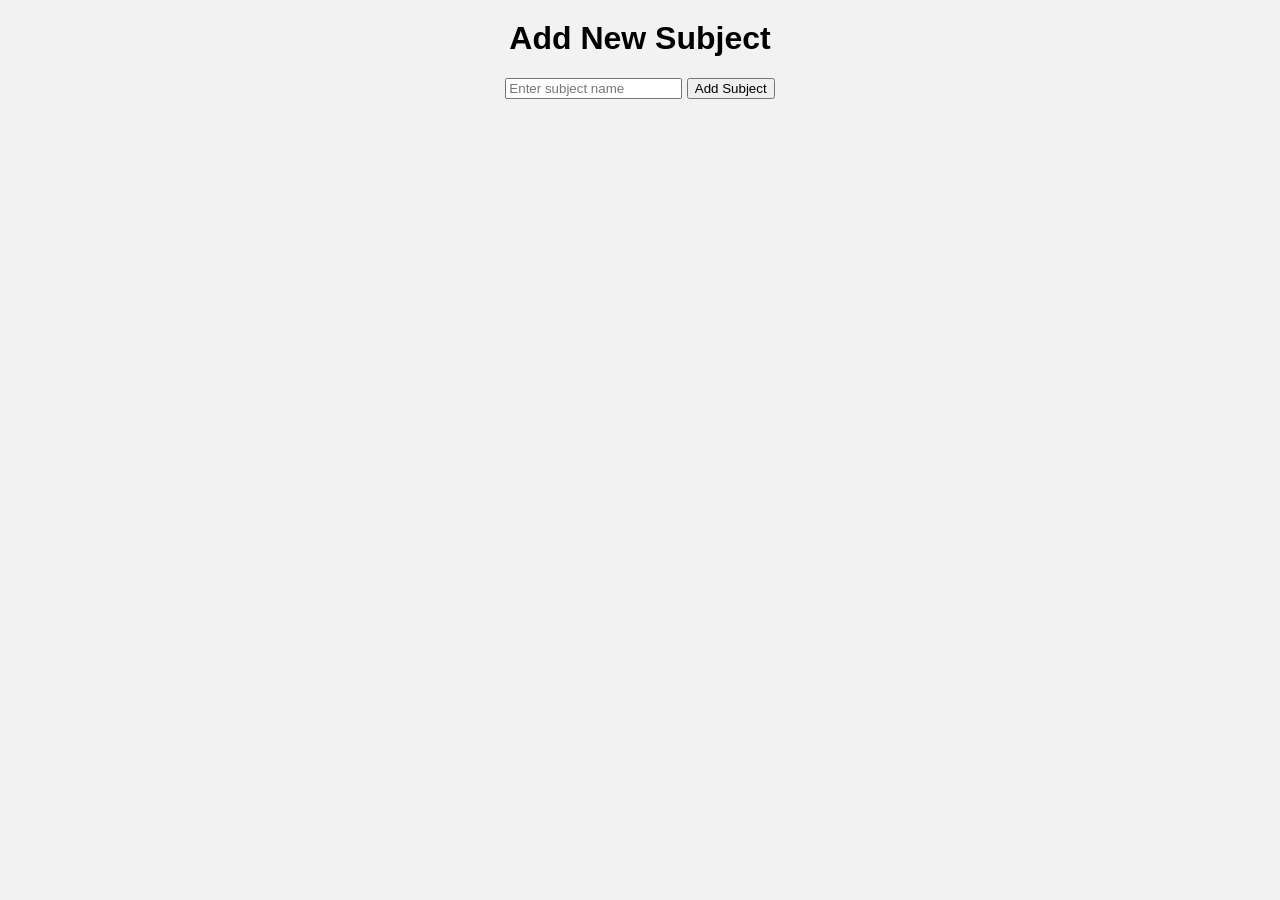
<file: fronted/add-subject.html>
<!DOCTYPE html>
<html lang="en">
<head>
    <meta charset="UTF-8">
    <title>Trainer-Subject System</title>
    <link rel="stylesheet" href="styles/main.css">
</head>

<body>
    <h1>Add New Subject</h1>

    <form id="addSubjectForm">
        <input type="text" id="subjectName" placeholder="Enter subject name" required>
        <button type="submit">Add Subject</button>
    </form>

    <p id="responseMessage"></p>

    <!-- Link your external JS here (at the bottom, before closing body) -->
    <script src="js/subject.js"></script>
</body>
</html>
</file>
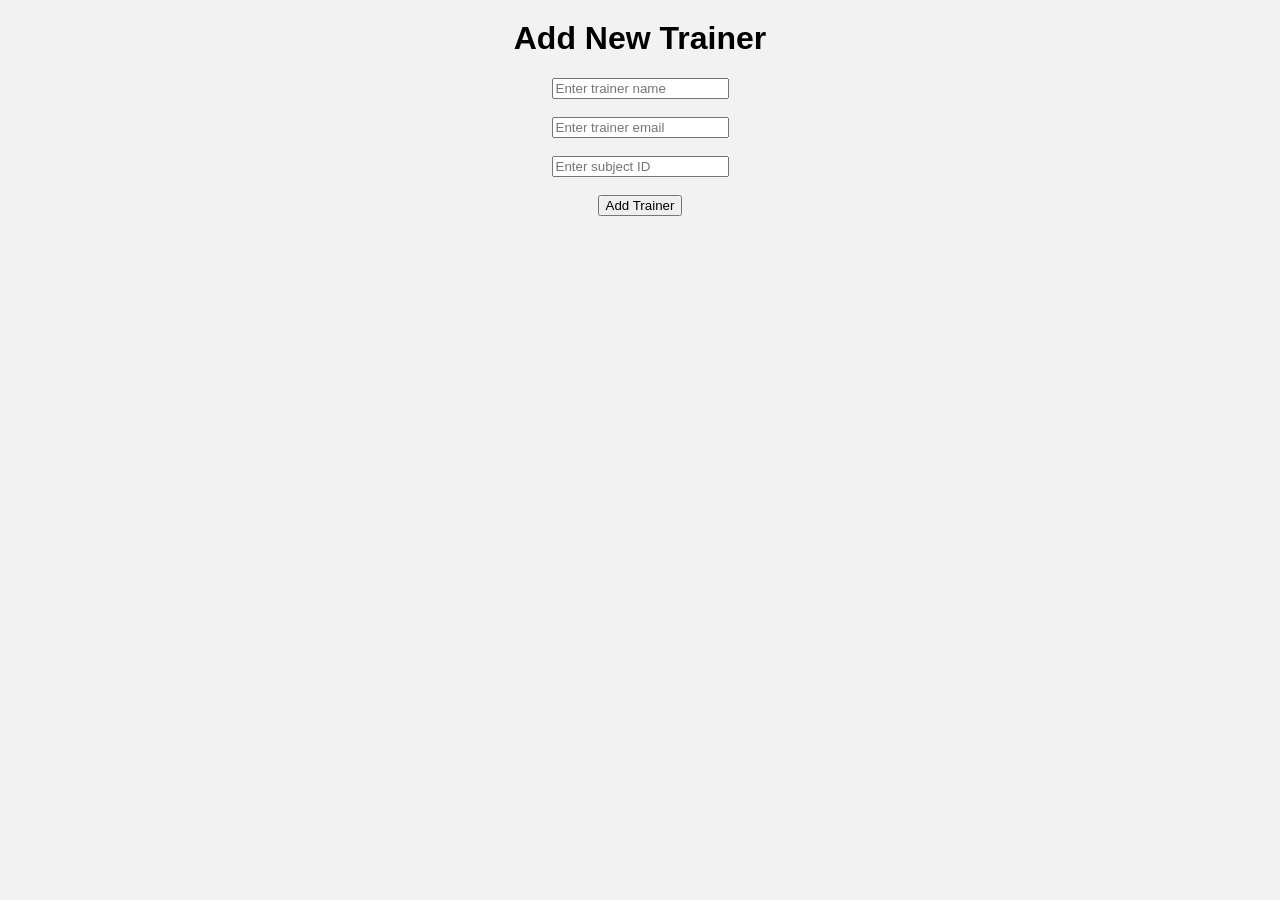
<file: fronted/add-trainer.html>
<!DOCTYPE html>
<html lang="en">
<head>
  <meta charset="UTF-8">
  <title>Add Trainer</title>
  <link rel="stylesheet" href="styles/main.css">
</head>

<body>
  <h1>Add New Trainer</h1>

  <form id="addTrainerForm">
    <input type="text" id="trainerName" placeholder="Enter trainer name" required><br><br>
    <input type="email" id="trainerEmail" placeholder="Enter trainer email" required><br><br>
    <input type="number" id="subjectId" placeholder="Enter subject ID" required><br><br>
    <button type="submit">Add Trainer</button>
  </form>

  <p id="responseMessage"></p>

  <script>
    document.getElementById('addTrainerForm').addEventListener('submit', function(e) {
      e.preventDefault();
      
      const name = document.getElementById('trainerName').value;
      const email = document.getElementById('trainerEmail').value;
      const subject_id = document.getElementById('subjectId').value;

      fetch('http://localhost:3000/trainer', {
        method: 'POST',
        headers: { 'Content-Type': 'application/json' },
        body: JSON.stringify({ name, email, subject_id })
      })
      .then(response => response.json())
      .then(data => {
        console.log(data);
        document.getElementById('responseMessage').innerText = data.message;
      })
      .catch(error => {
        console.error('Error:', error);
        document.getElementById('responseMessage').innerText = "Failed to add trainer!";
      });
    });
  </script>
</body>
</html>
</file>
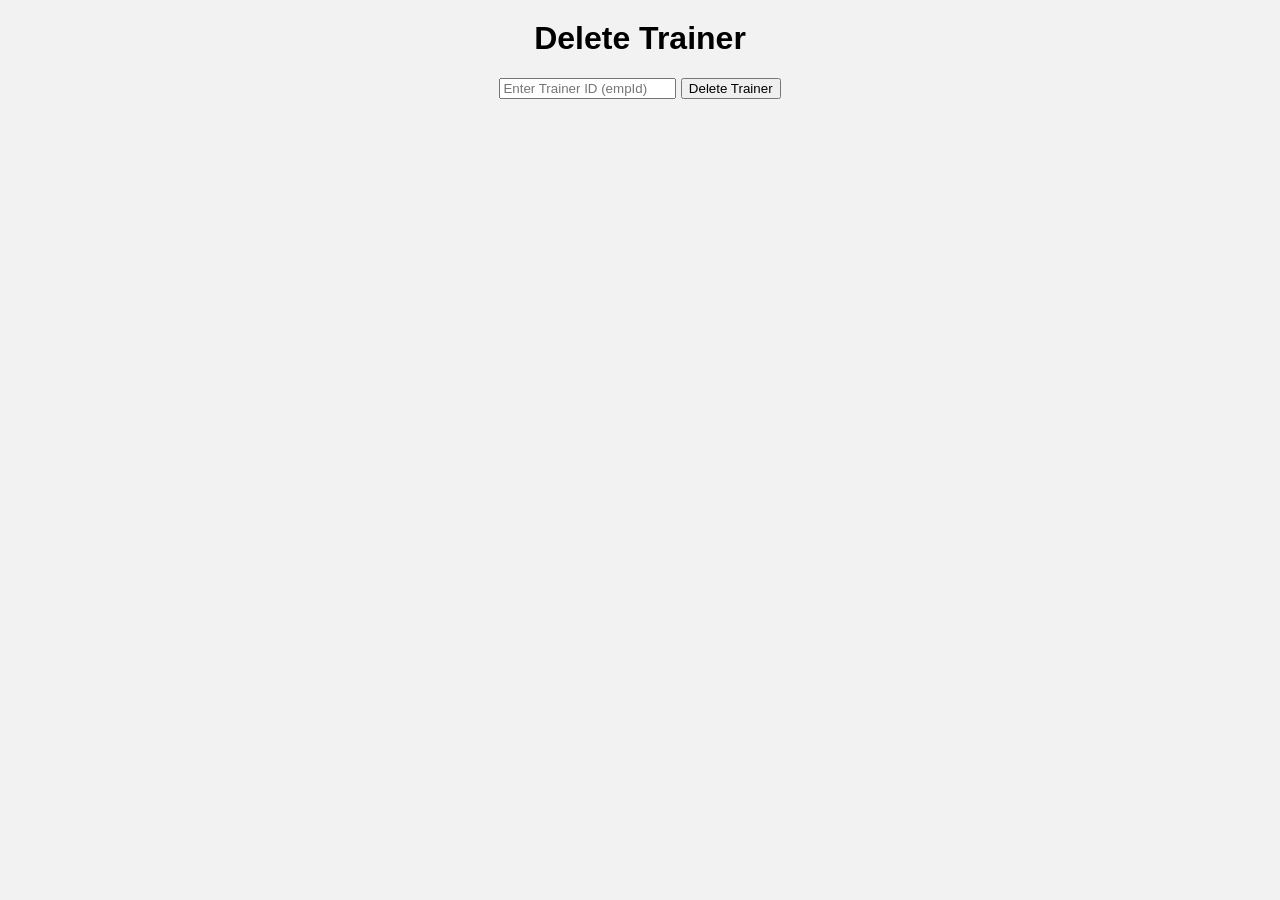
<file: fronted/delete-trainer.html>
<!DOCTYPE html>
<html lang="en">
<head>
    <meta charset="UTF-8">
    <title>Delete Trainer</title>
    <link rel="stylesheet" href="styles/main.css">
</head>

<body>
    <h1>Delete Trainer</h1>

    <form id="deleteTrainerForm">
        <input type="number" id="empId" placeholder="Enter Trainer ID (empId)" required>
        <button type="submit">Delete Trainer</button>
    </form>

    <p id="responseMessage"></p>

    <script src="js/deleteTrainer.js"></script>
</body>
</html>
</file>
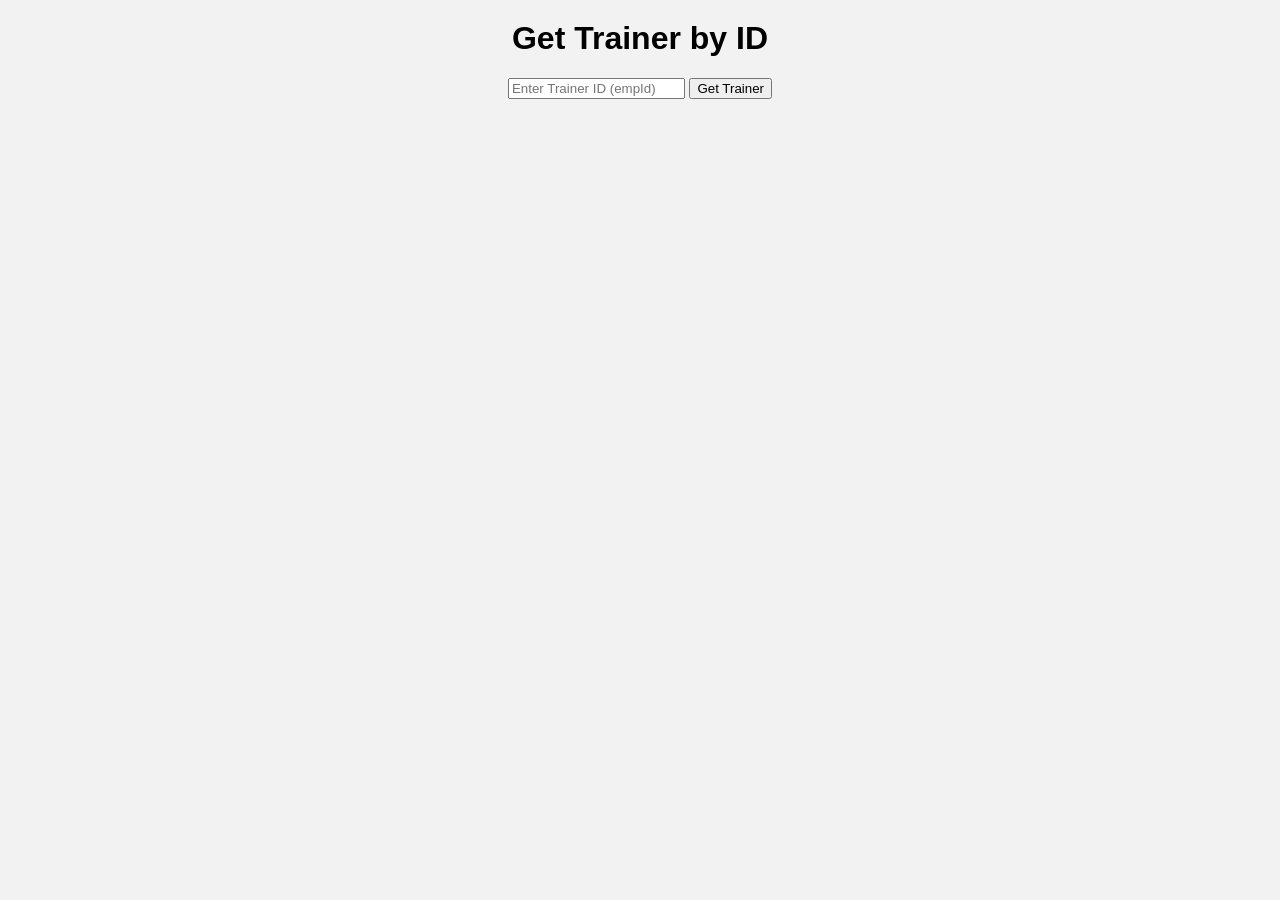
<file: fronted/get-trainer-by-id.html>
<!DOCTYPE html>
<html lang="en">
<head>
    <meta charset="UTF-8">
    <title>Get Trainer By ID</title>
    <link rel="stylesheet" href="styles/main.css">
</head>

<body>
    <h1>Get Trainer by ID</h1>

    <form id="getTrainerForm">
        <input type="number" id="empId" placeholder="Enter Trainer ID (empId)" required>
        <button type="submit">Get Trainer</button>
    </form>

    <p id="trainerInfo"></p>

    <script src="js/getTrainerById.js"></script>
</body>
</html>
</file>
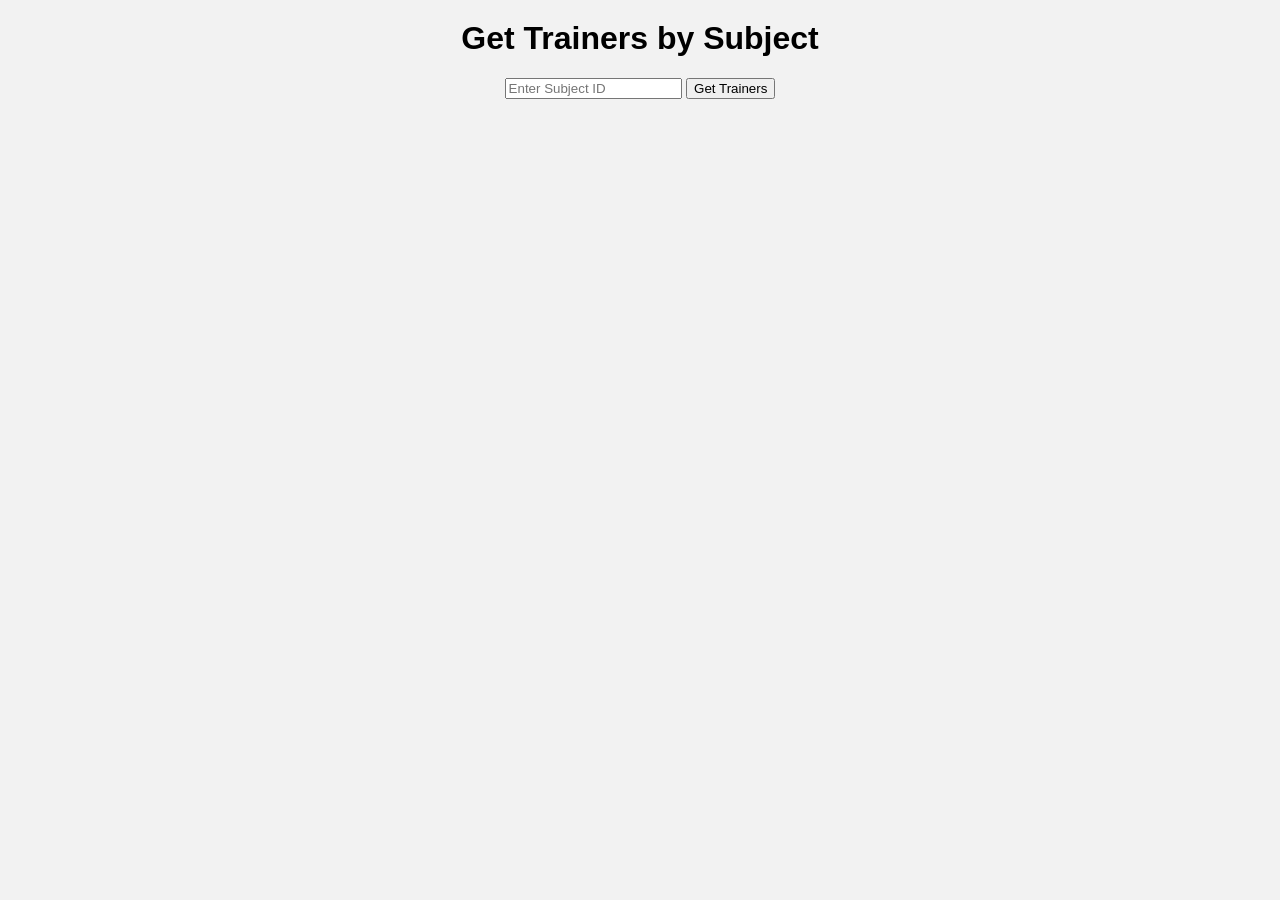
<file: fronted/get-trainers-by-subject.html>
<!DOCTYPE html>
<html lang="en">
<head>
  <meta charset="UTF-8">
  <title>Get Trainers by Subject</title>
  <link rel="stylesheet" href="styles/main.css">
</head>

<body>
  <h1>Get Trainers by Subject</h1>

  <form id="getTrainersBySubjectForm">
    <input type="number" id="subjectId" placeholder="Enter Subject ID" required>
    <button type="submit">Get Trainers</button>
  </form>

  <div id="trainersList"></div>

  <script src="js/getTrainersBySubject.js"></script>  <!-- Link the external JS file here -->
</body>
</html>
</file>
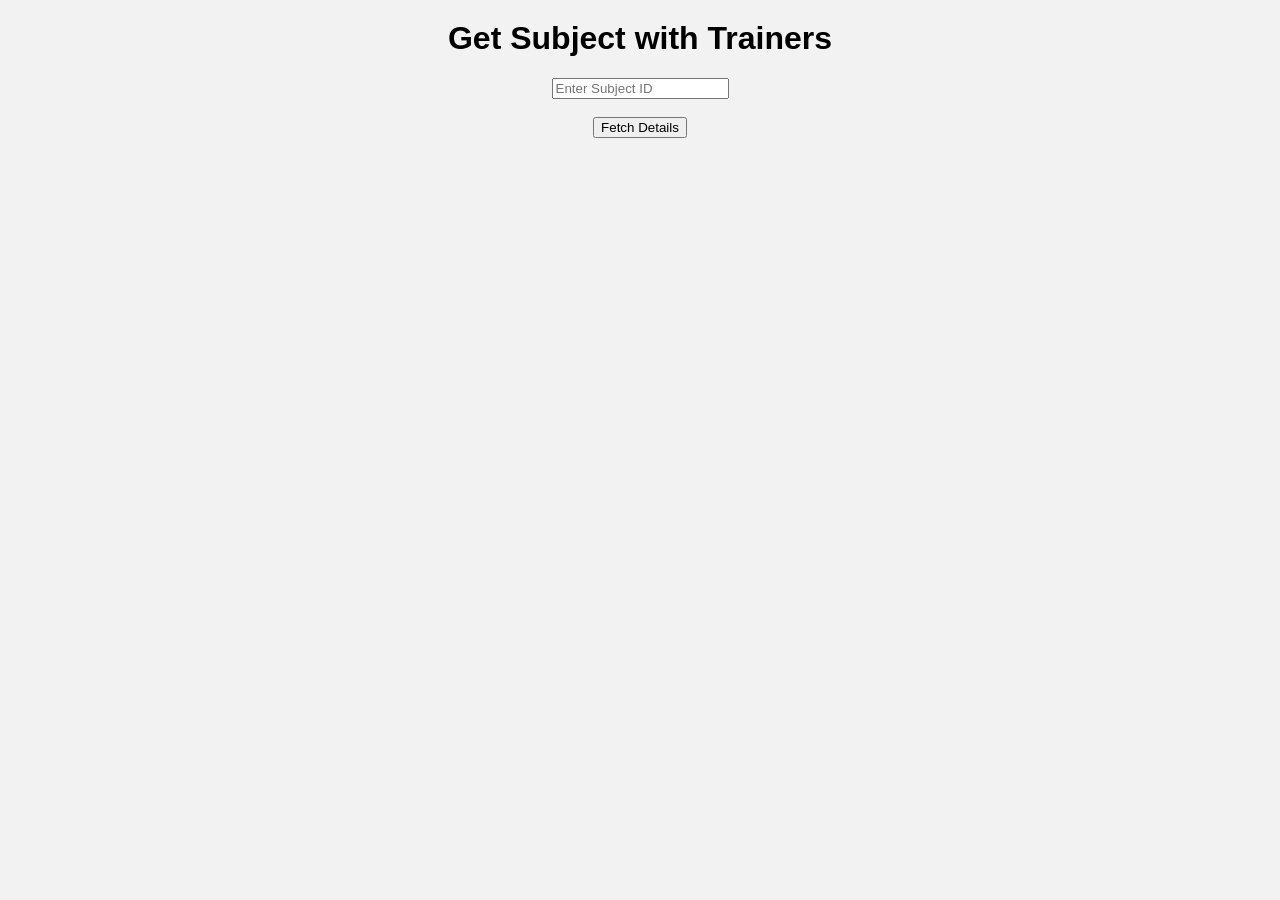
<file: fronted/subject-with-trainers.html>
<!DOCTYPE html>
<html lang="en">
<head>
    <meta charset="UTF-8">
    <title>Subject with Trainers</title>
    <link rel="stylesheet" href="styles/main.css">
</head>
<body>
    <h1>Get Subject with Trainers</h1>

    <form id="subjectForm">
        <input type="number" id="subjectId" placeholder="Enter Subject ID" required><br><br>
        <button type="submit">Fetch Details</button>
    </form>

    <div id="responseMessage"></div>
    <div id="subjectDetails"></div>

    <script src="js/subjectWithTrainers.js"></script>
</body>
</html>
</file>
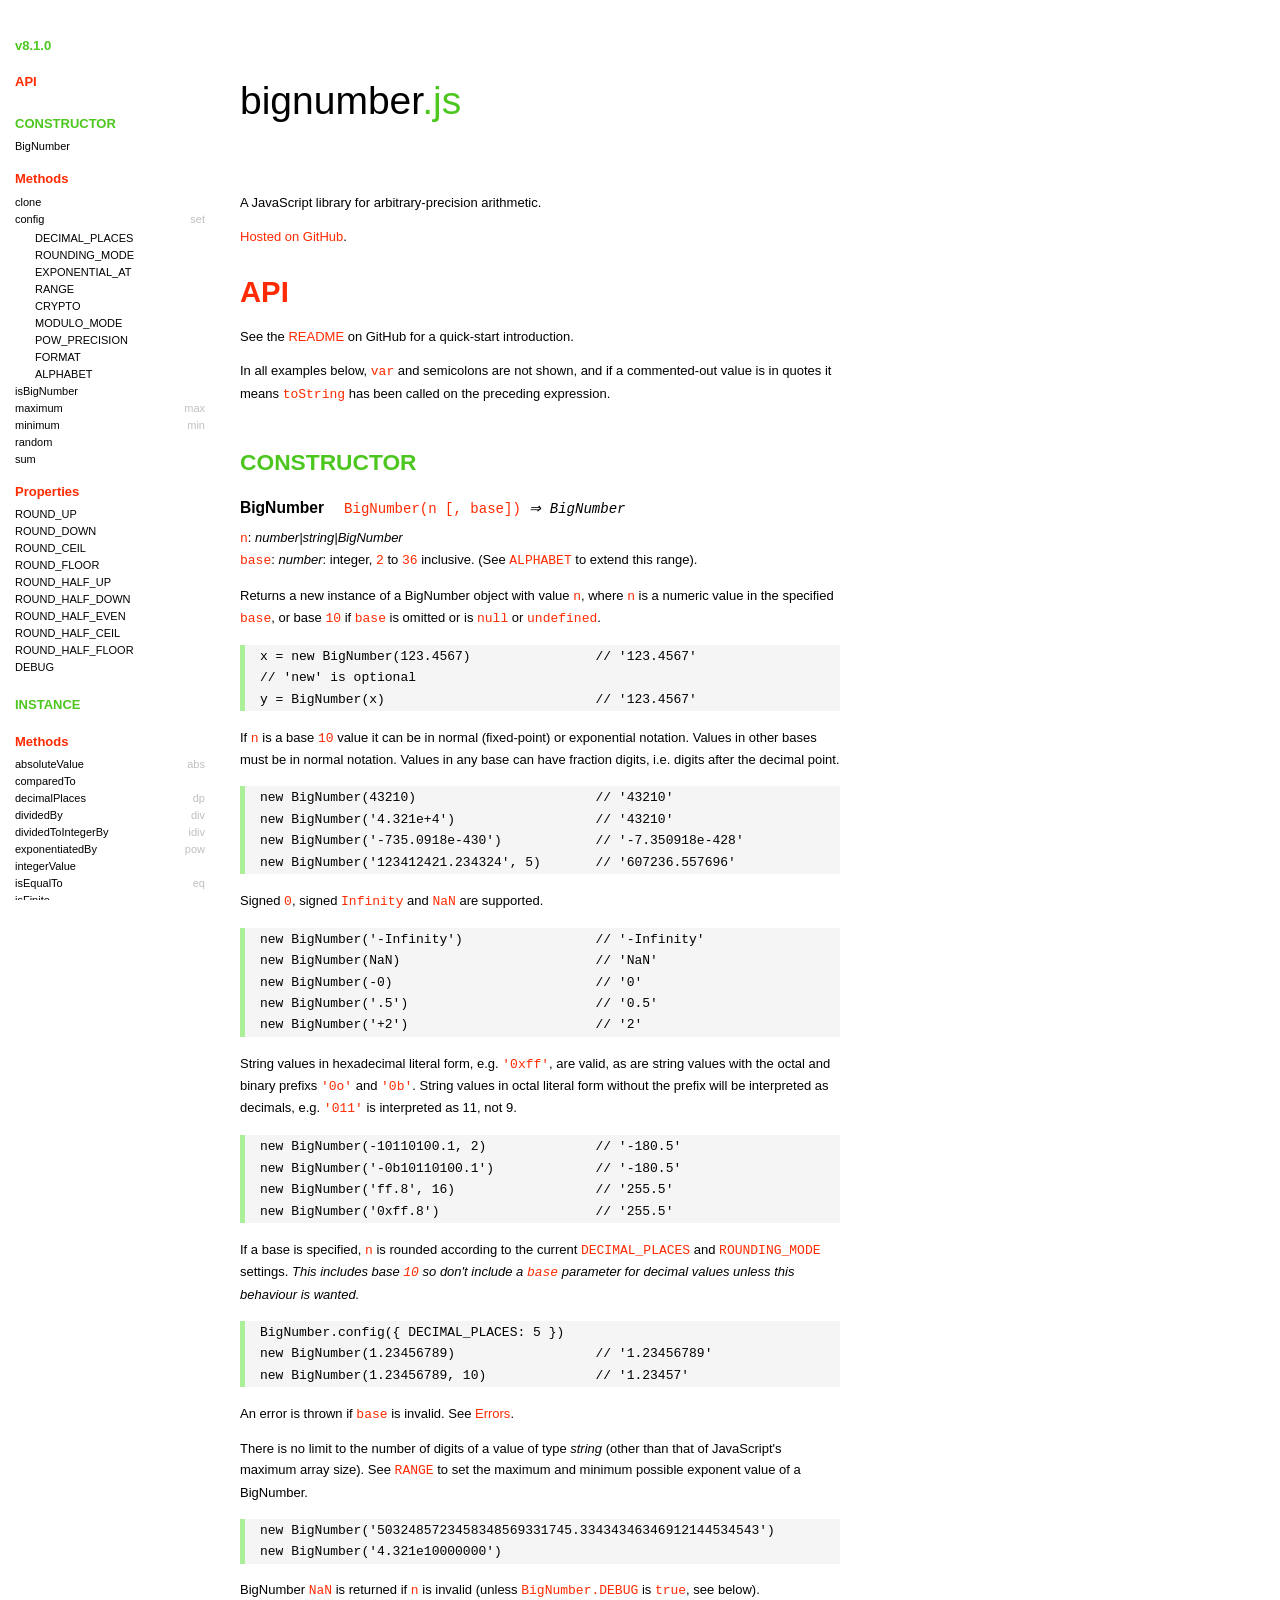
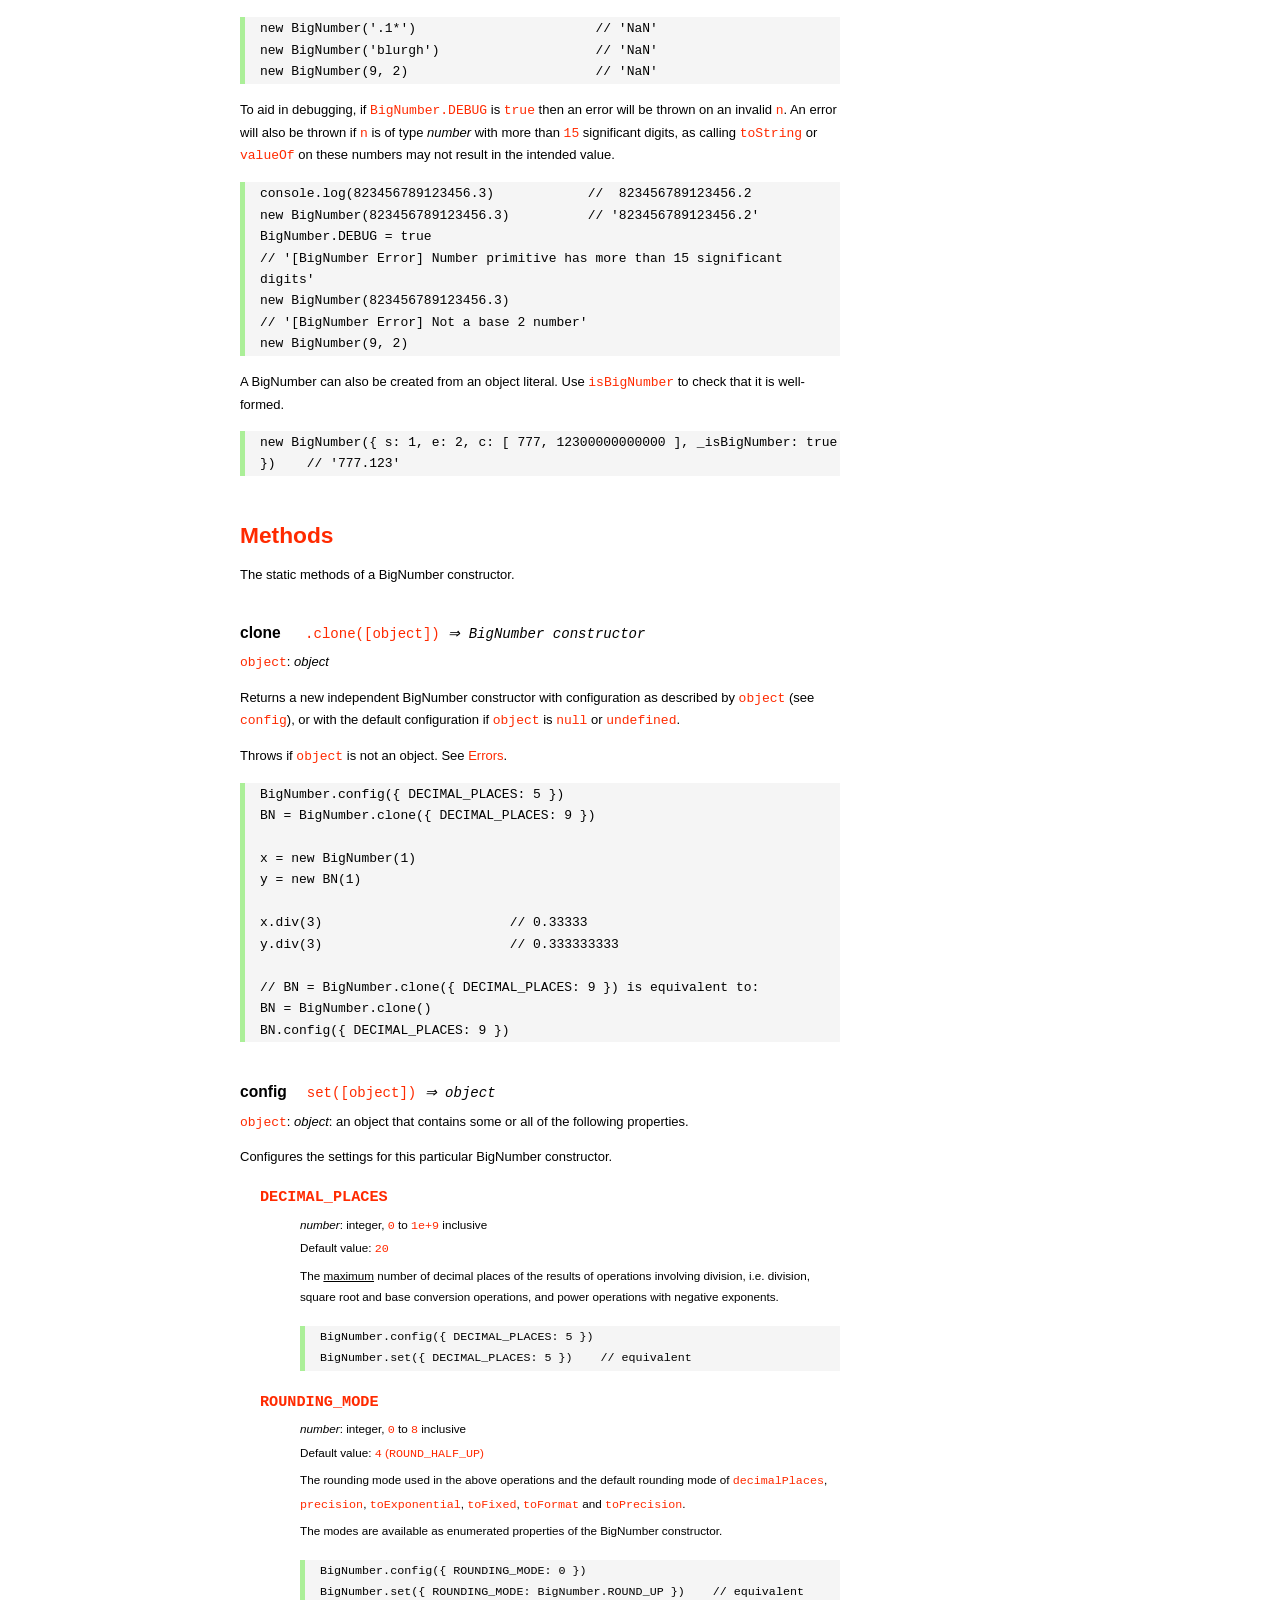
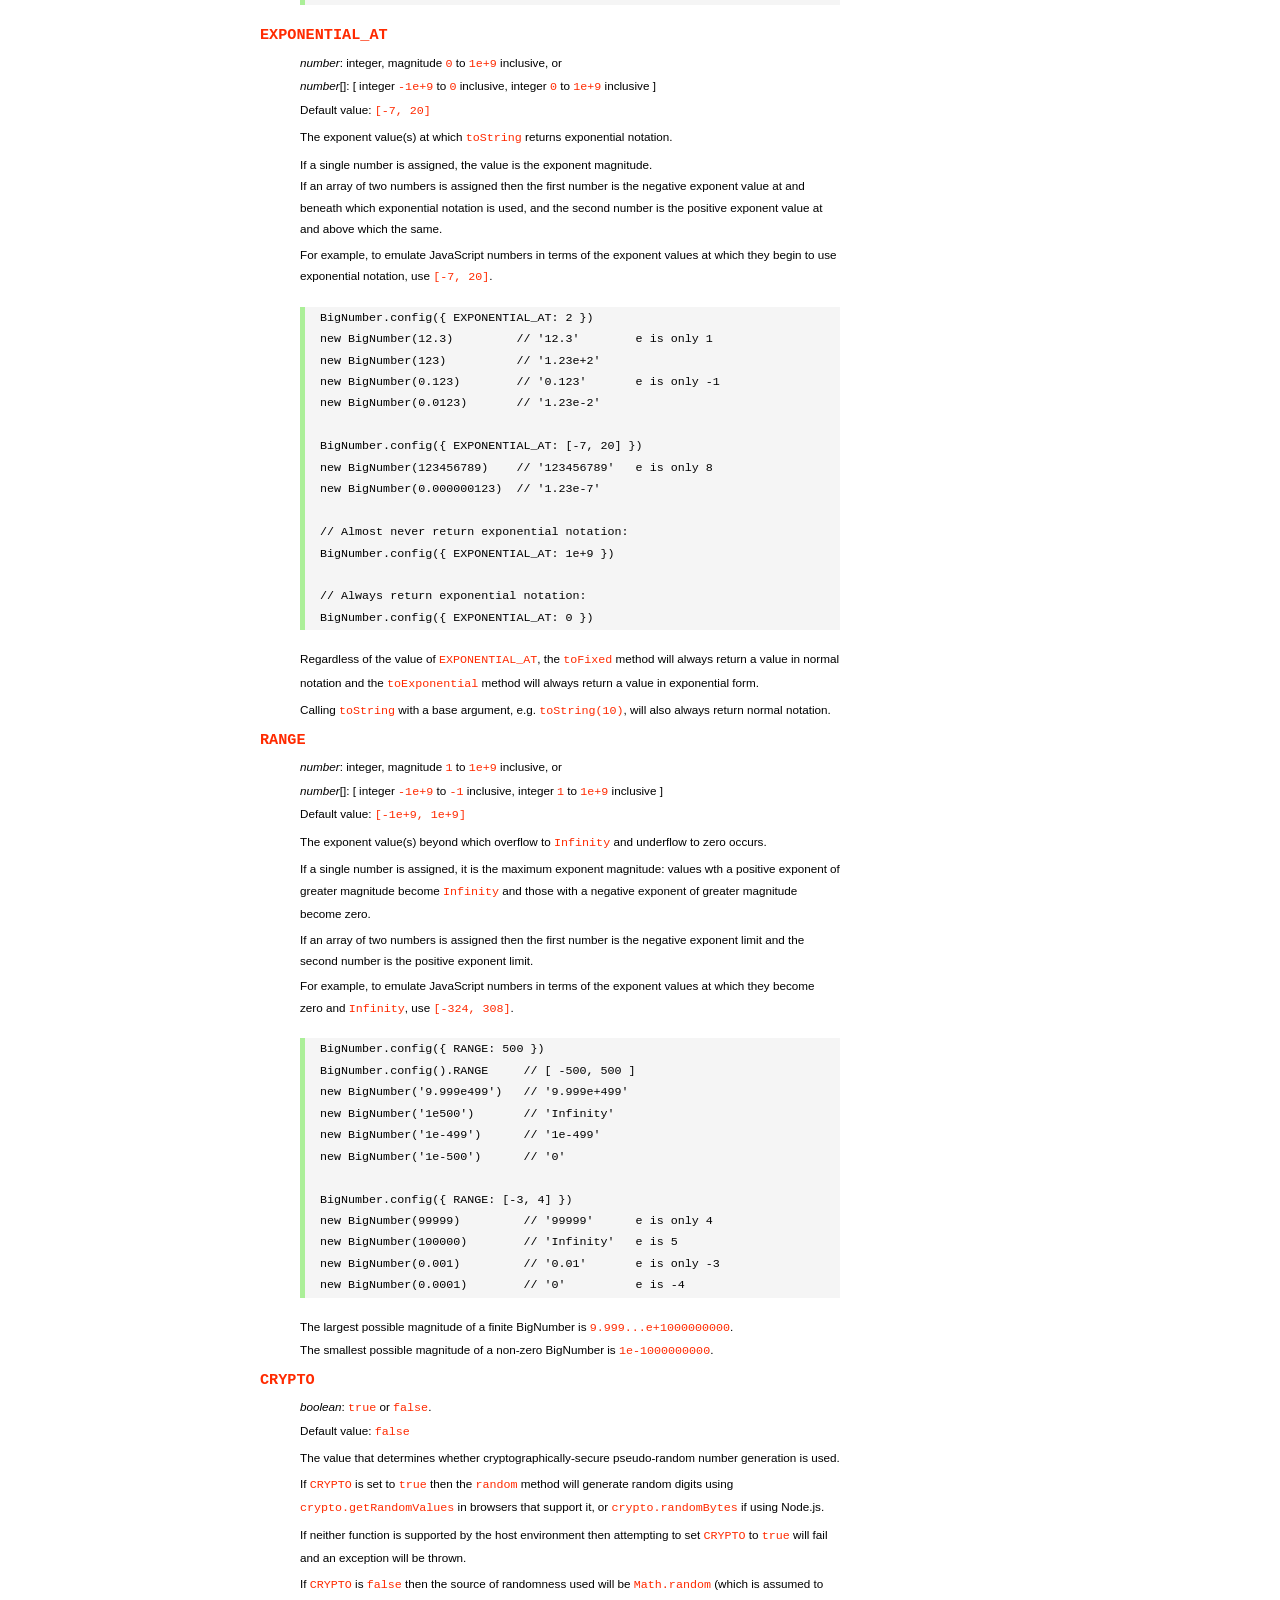
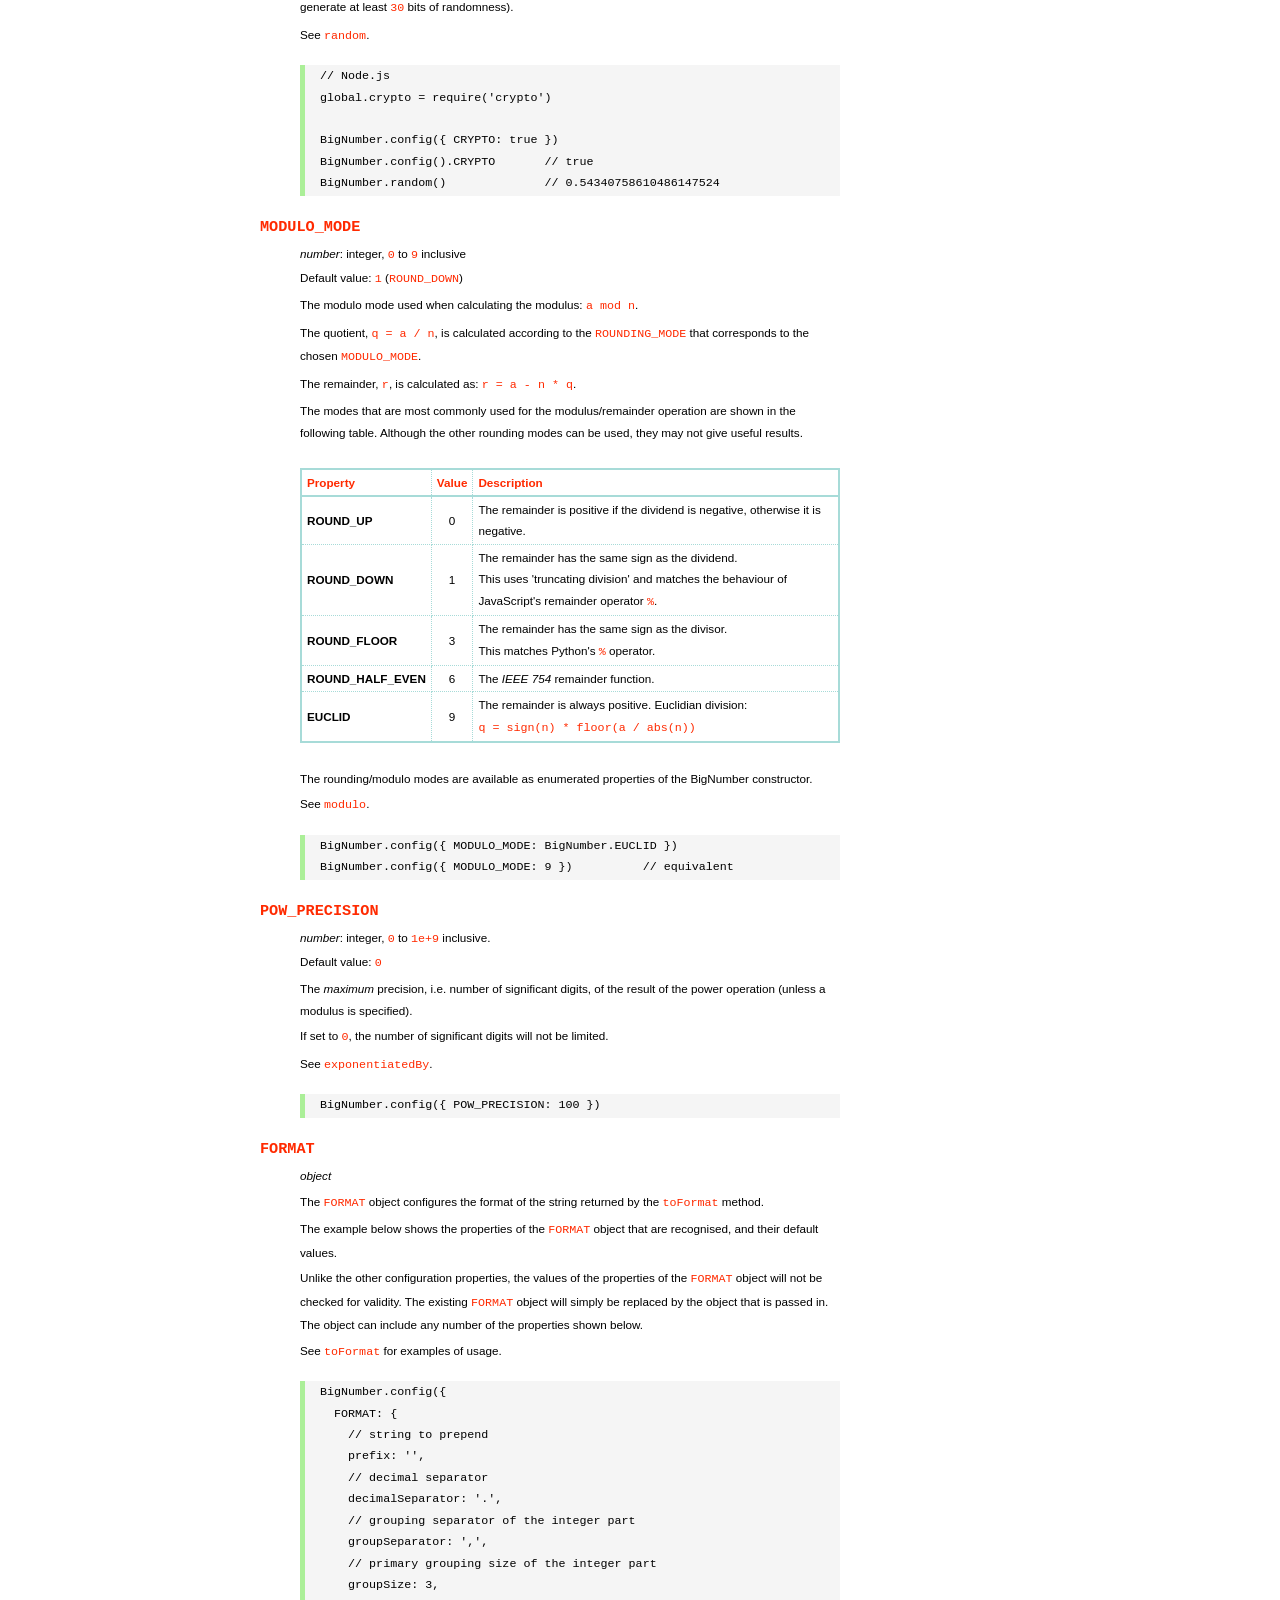
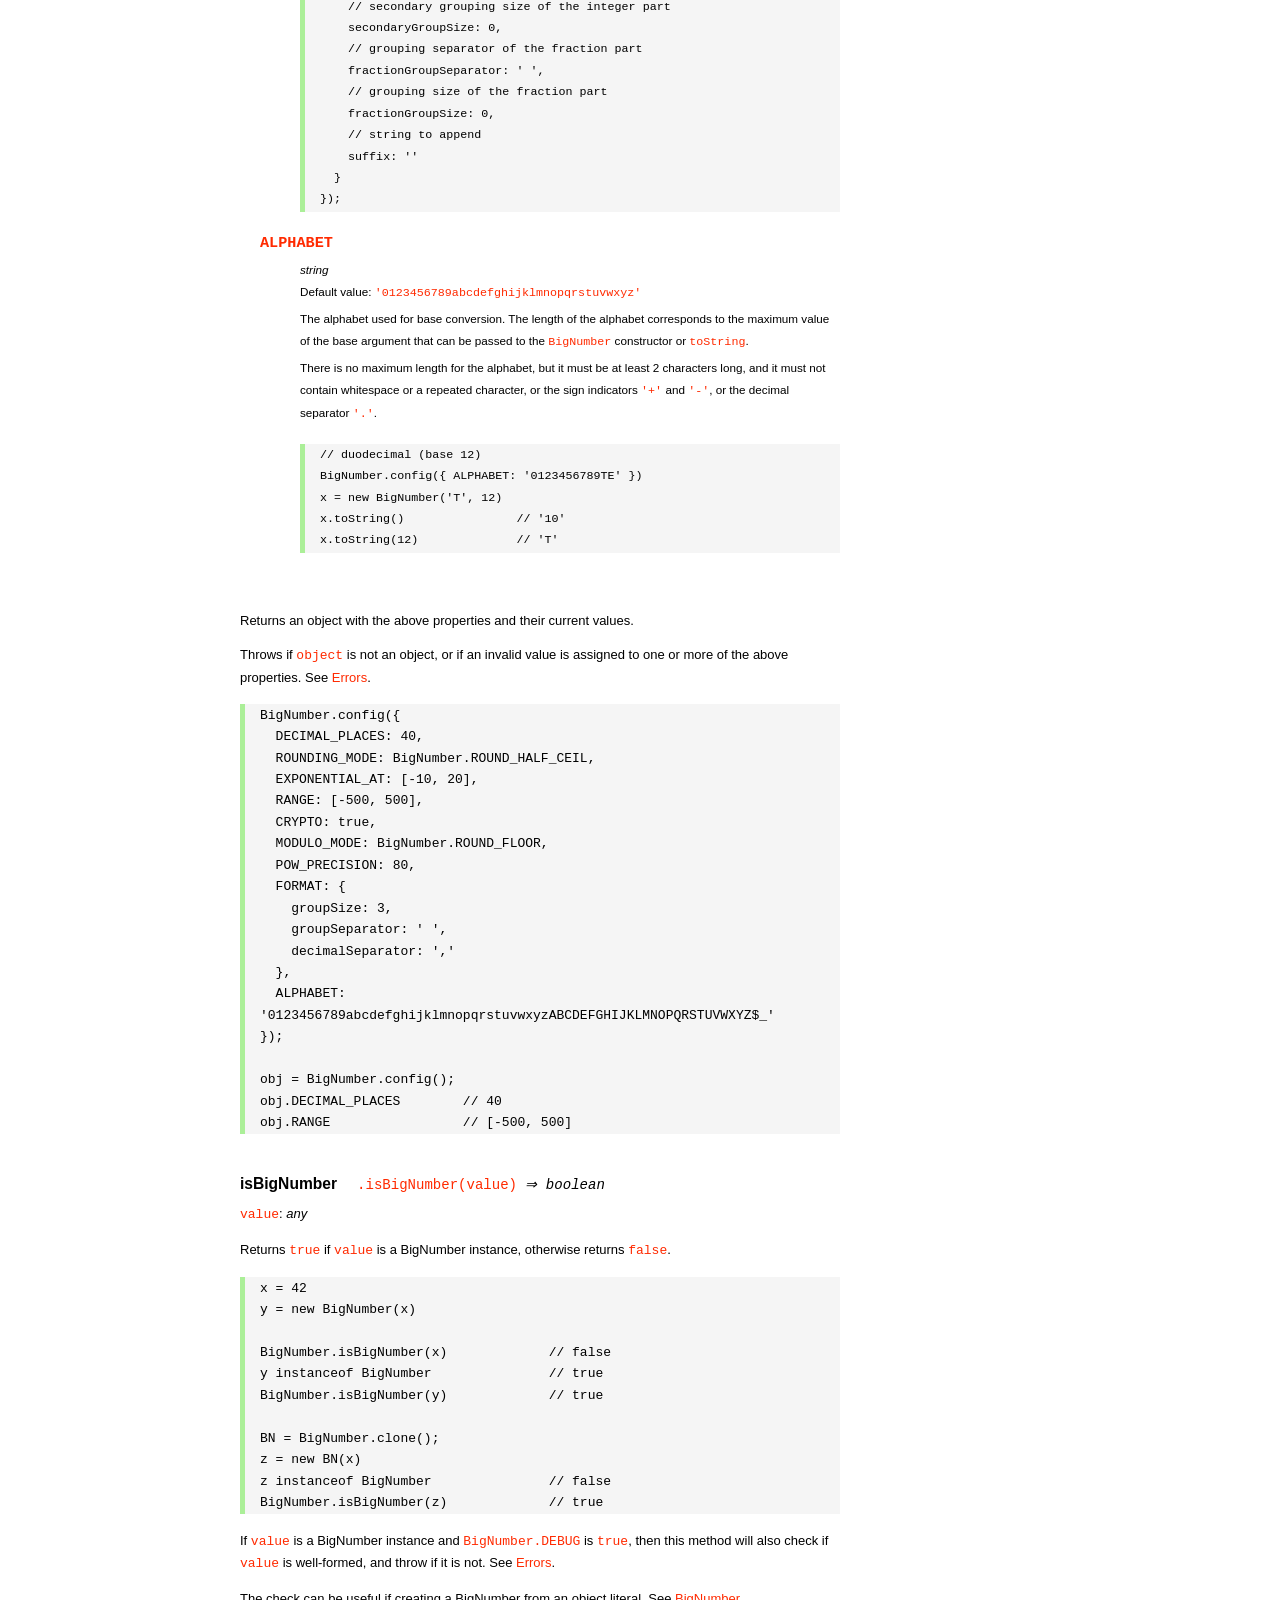
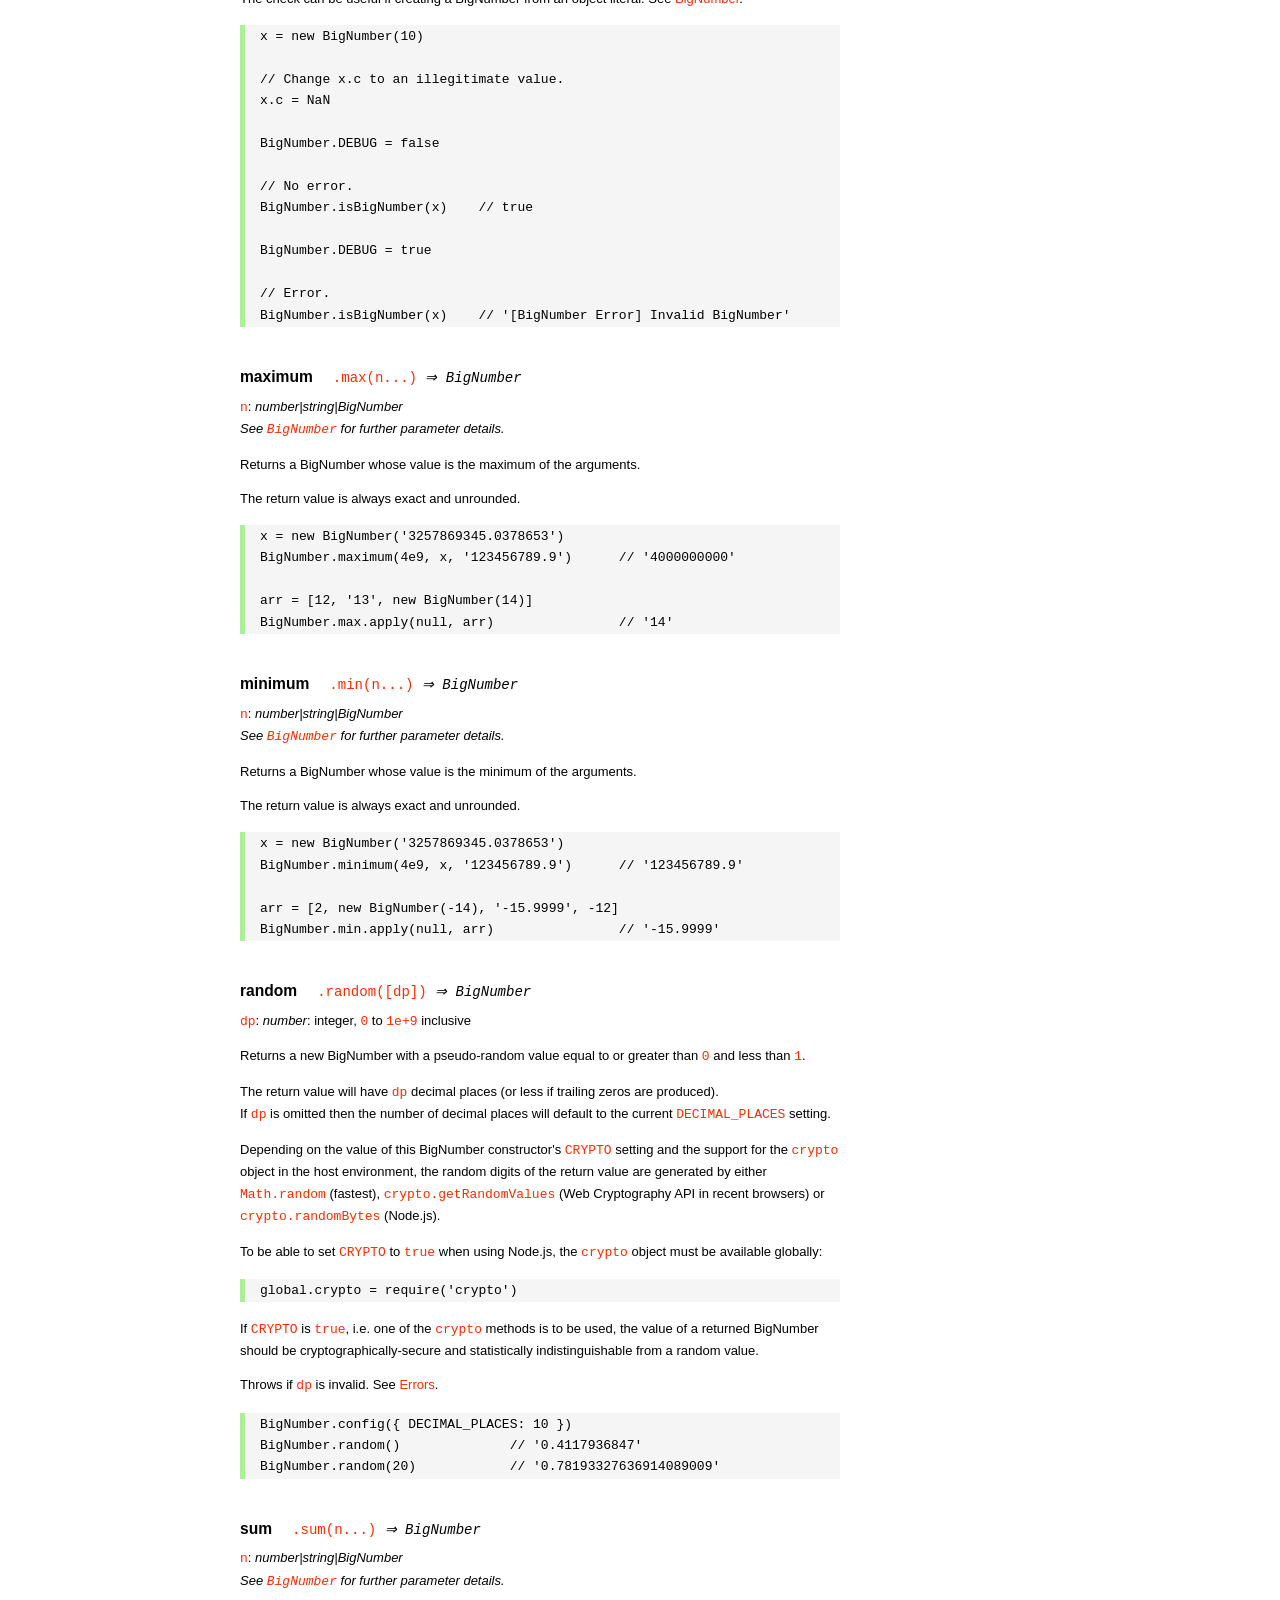
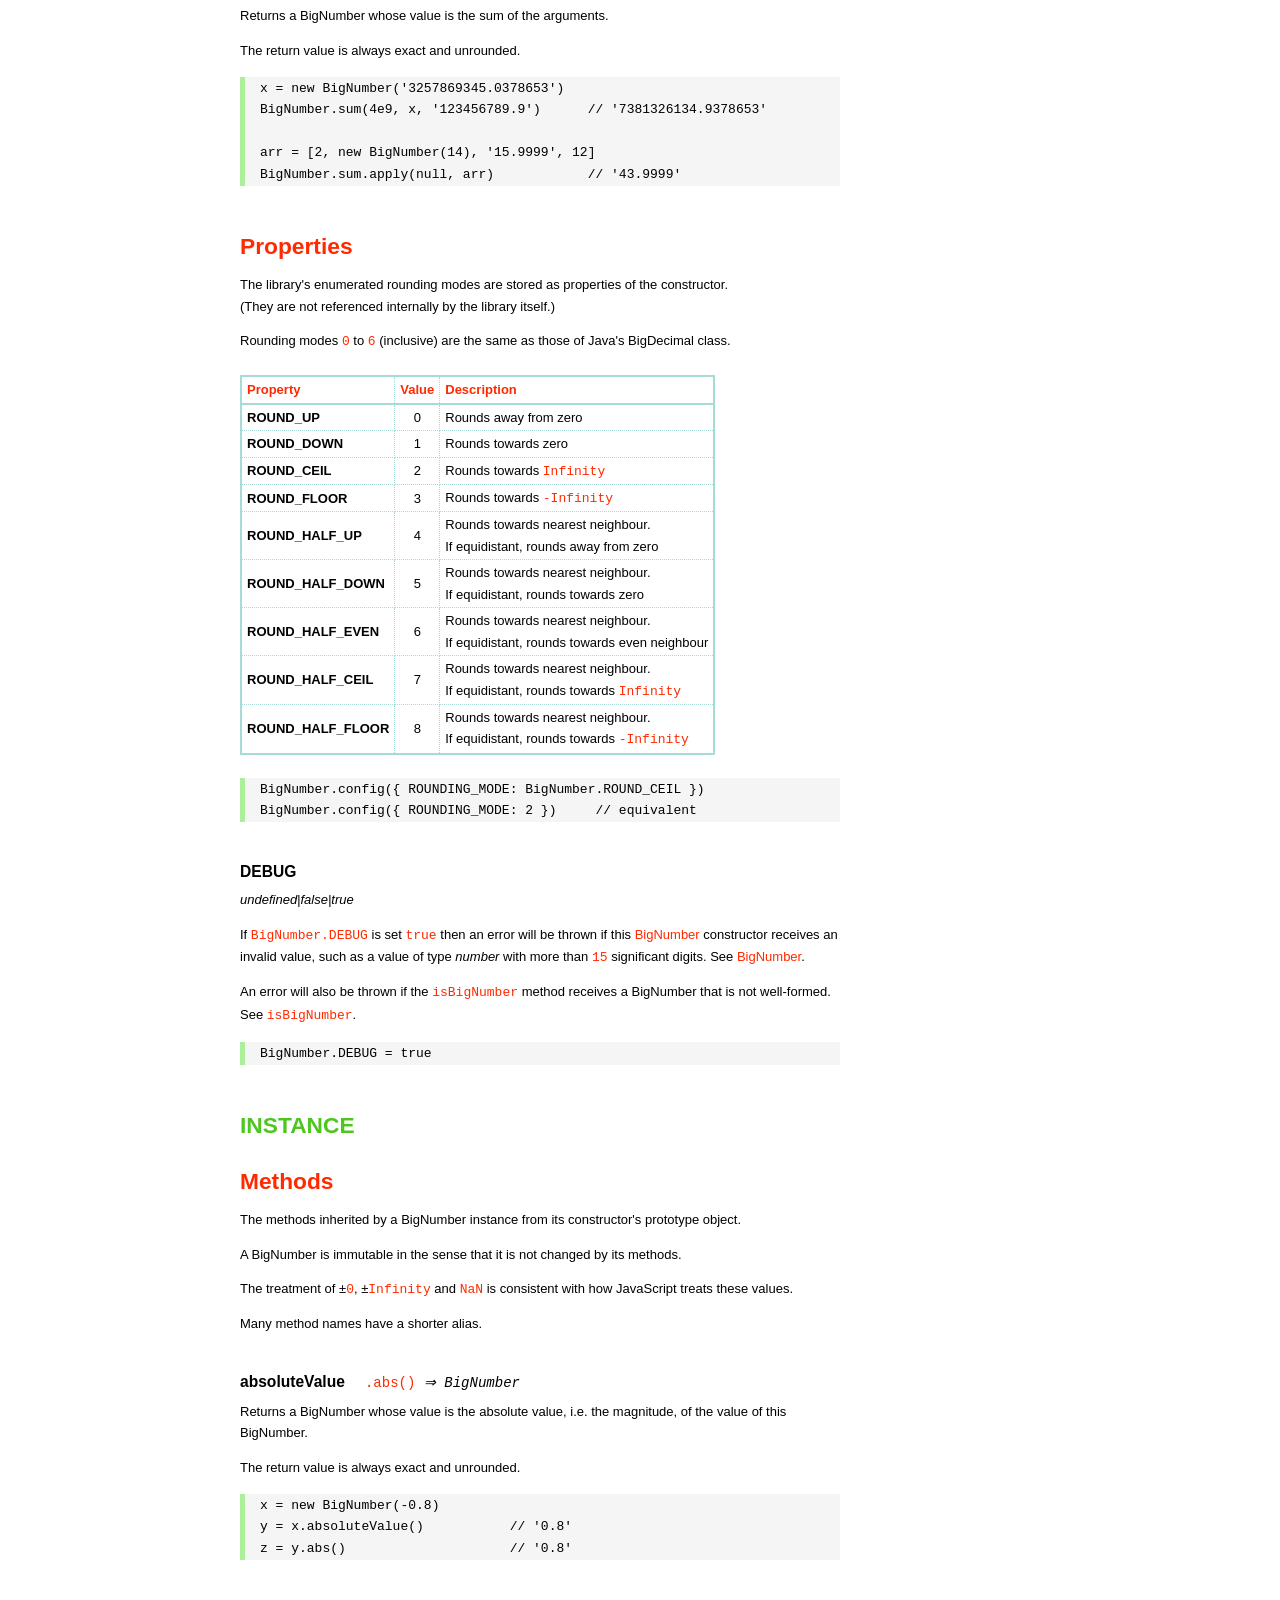
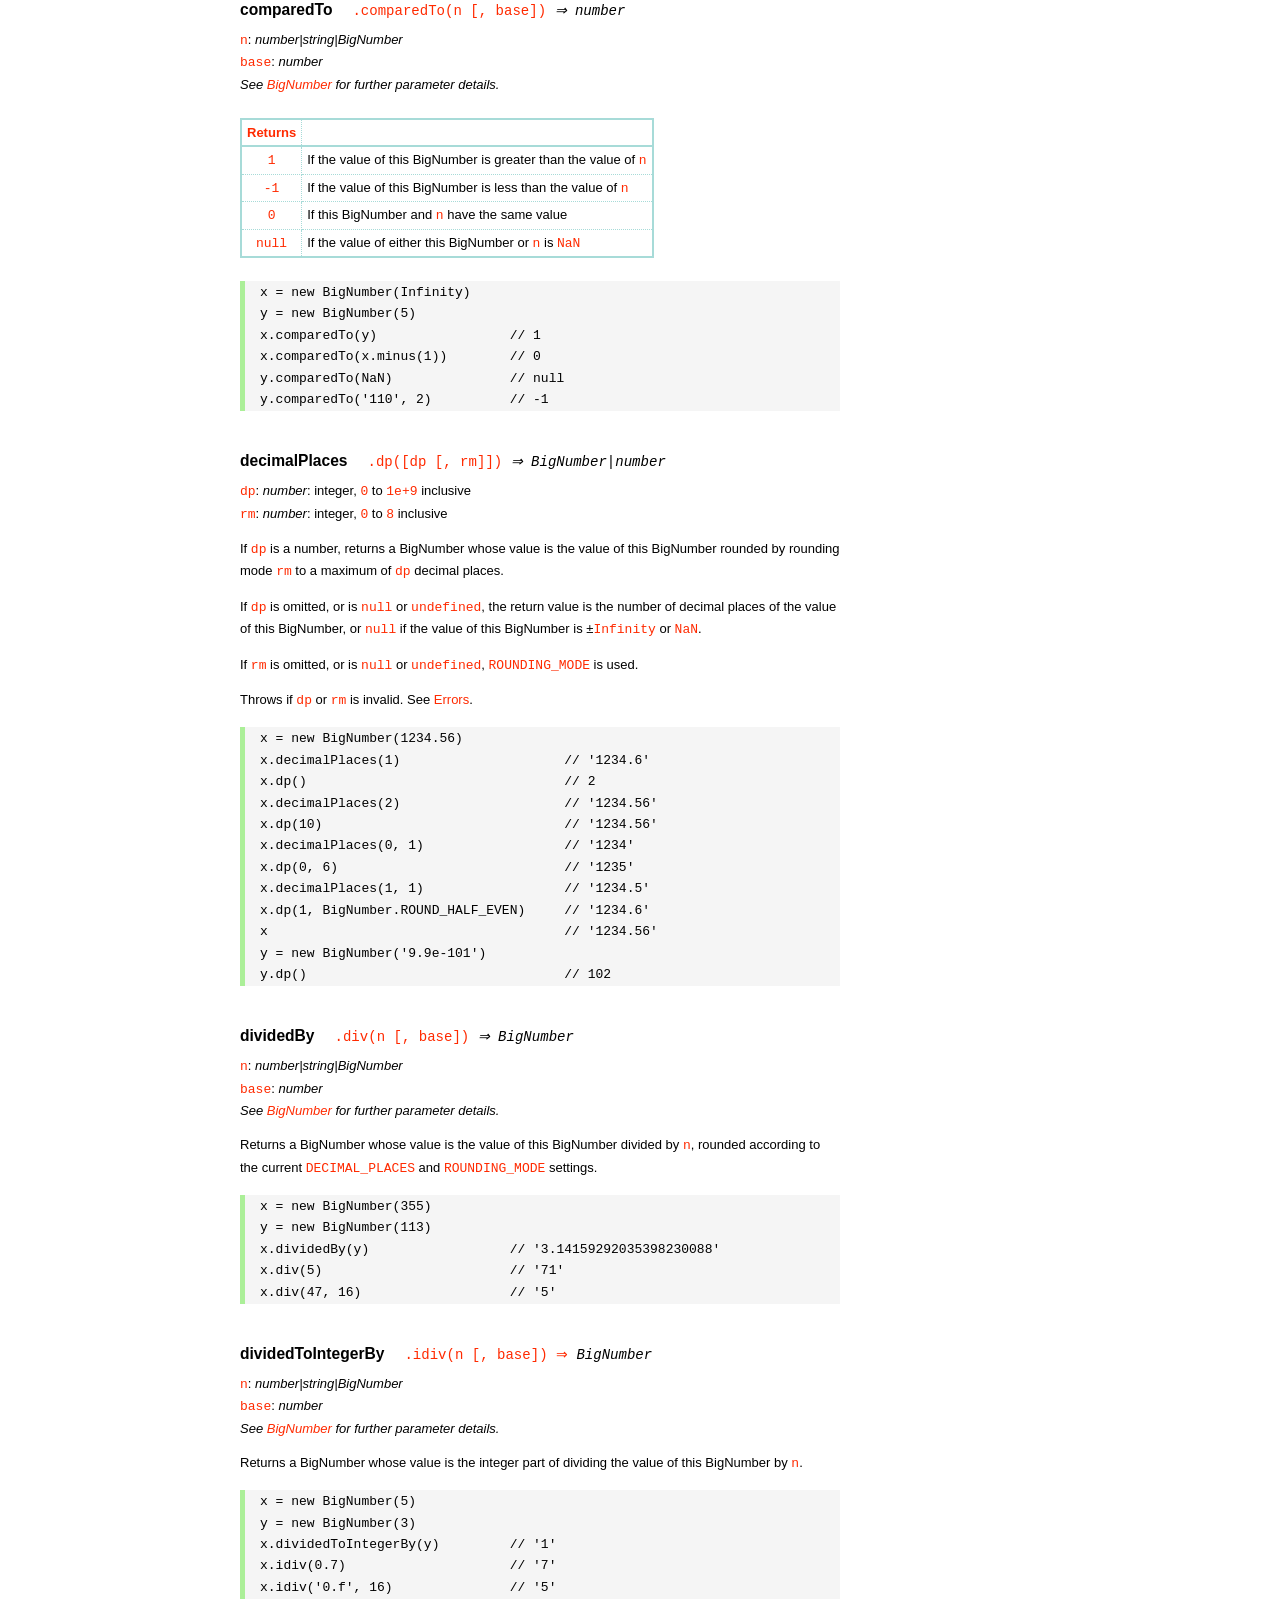
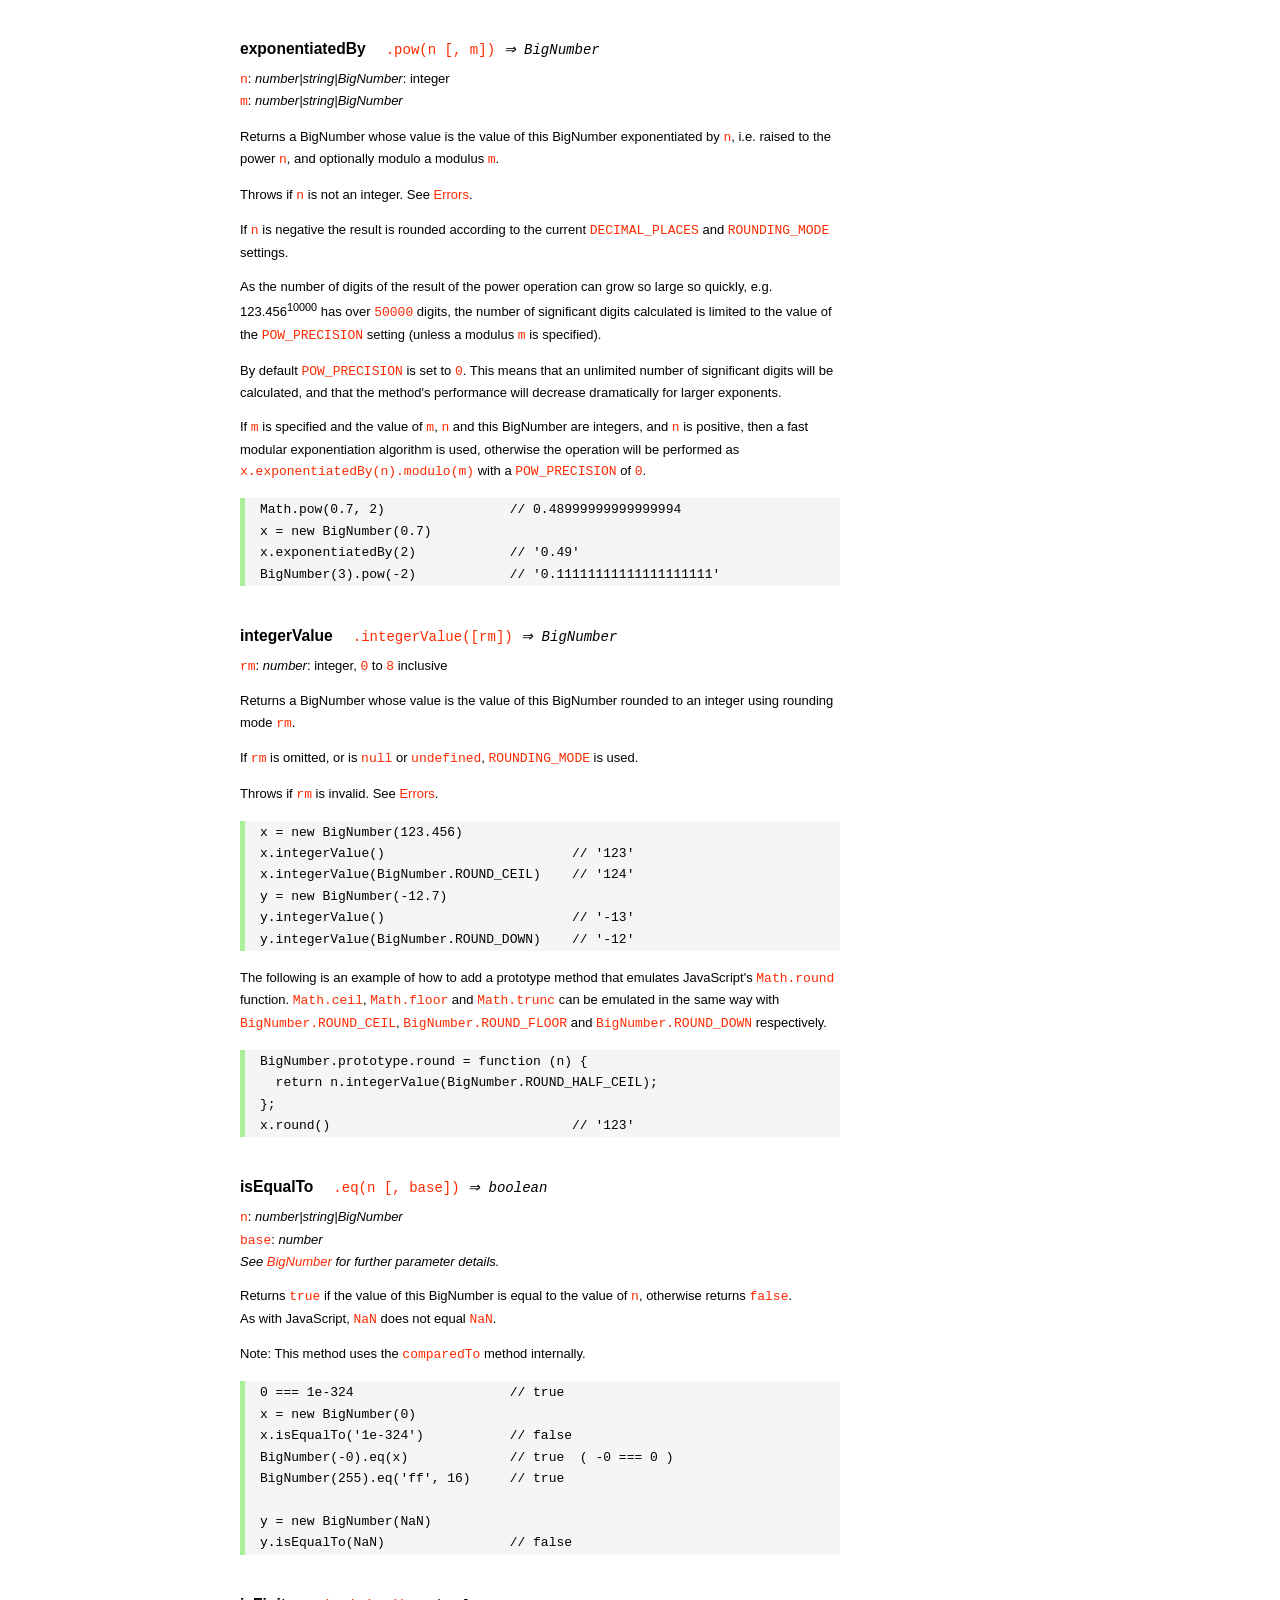
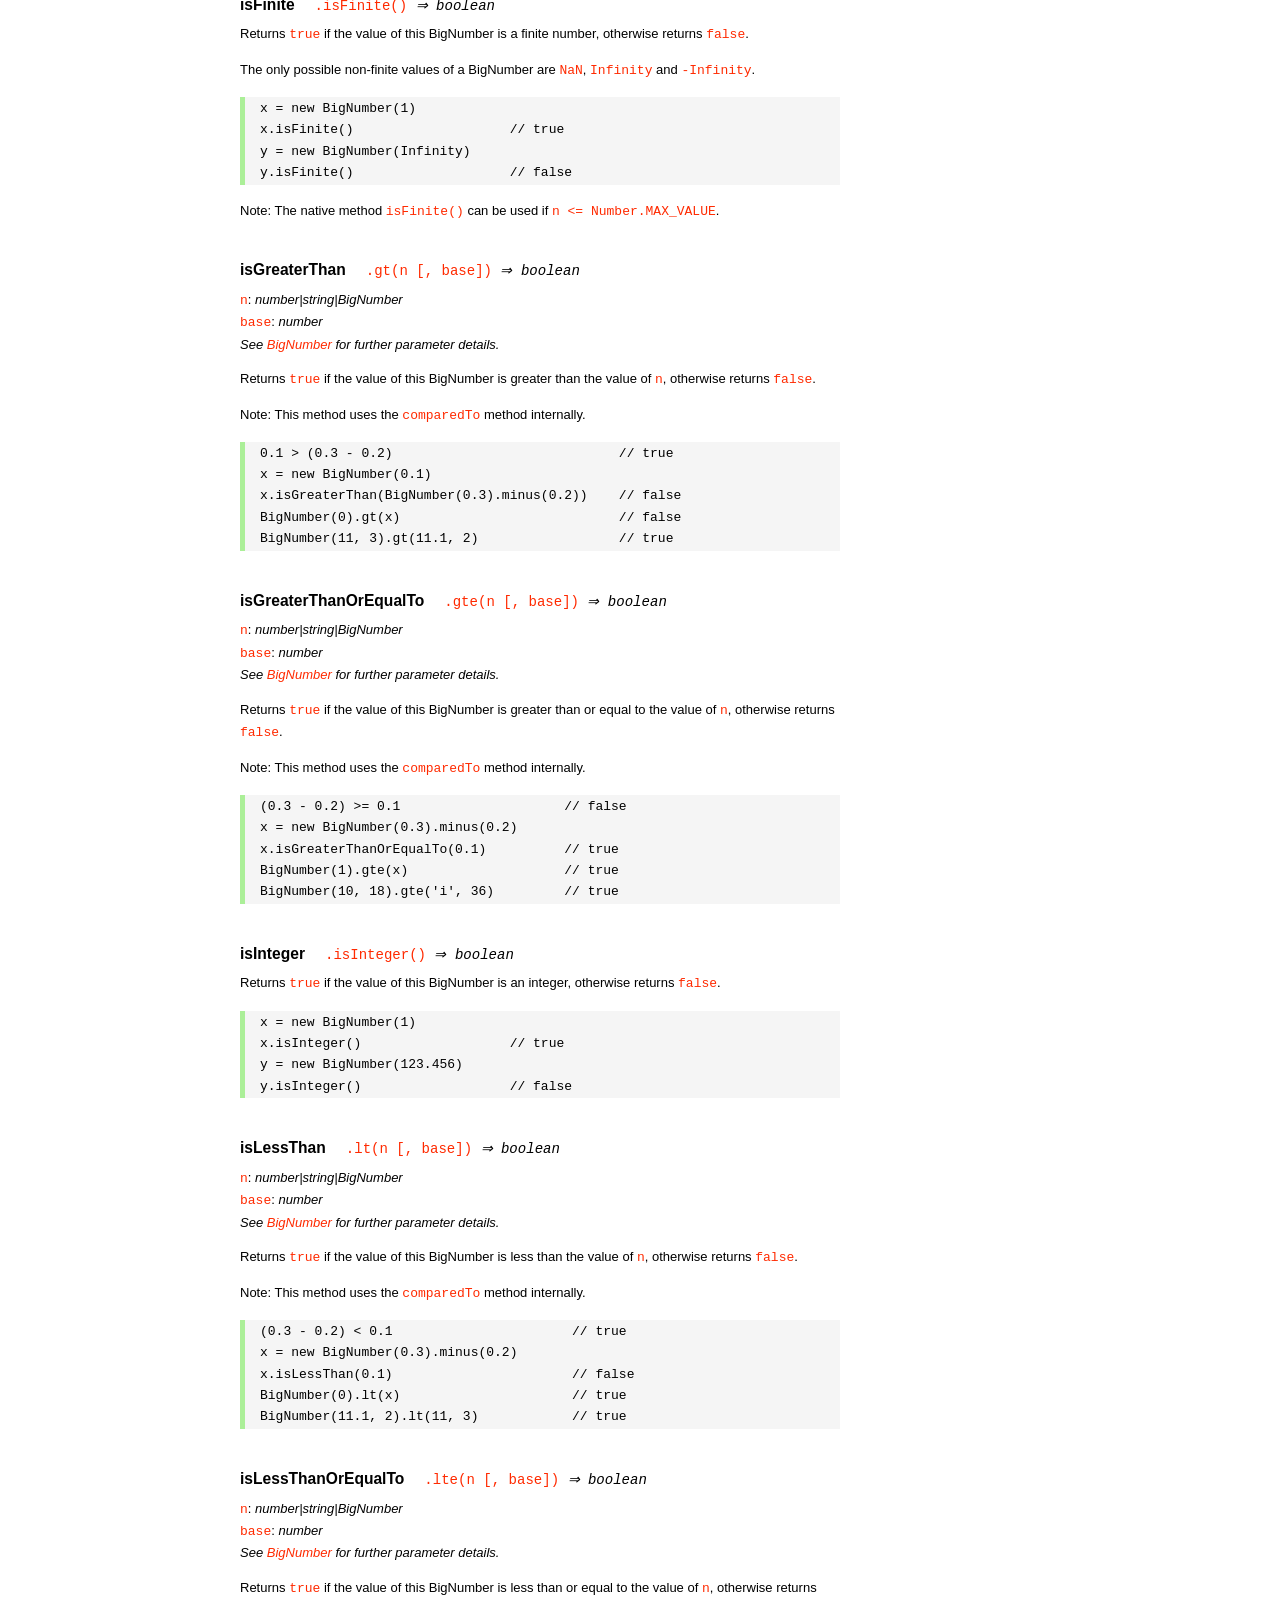
<file: backend/node_modules/bignumber.js/doc/API.html>
<!DOCTYPE HTML>
<html>
<head>
<meta charset="utf-8">
<meta http-equiv="X-UA-Compatible" content="IE=edge">
<meta name="Author" content="M Mclaughlin">
<title>bignumber.js API</title>
<style>
html{font-size:100%}
body{background:#fff;font-family:"Helvetica Neue",Helvetica,Arial,sans-serif;font-size:13px;
  line-height:1.65em;min-height:100%;margin:0}
body,i{color:#000}
.nav{background:#fff;position:fixed;top:0;bottom:0;left:0;width:200px;overflow-y:auto;
  padding:15px 0 30px 15px}
div.container{width:600px;margin:50px 0 50px 240px}
p{margin:0 0 1em;width:600px}
pre,ul{margin:1em 0}
h1,h2,h3,h4,h5{margin:0;padding:1.5em 0 0}
h1,h2{padding:.75em 0}
h1{font:400 3em Verdana,sans-serif;color:#000;margin-bottom:1em}
h2{font-size:2.25em;color:#ff2a00}
h3{font-size:1.75em;color:#4dc71f}
h4{font-size:1.75em;color:#ff2a00;padding-bottom:.75em}
h5{font-size:1.2em;margin-bottom:.4em}
h6{font-size:1.1em;margin-bottom:0.8em;padding:0.5em 0}
dd{padding-top:.35em}
dt{padding-top:.5em}
b{font-weight:700}
dt b{font-size:1.3em}
a,a:visited{color:#ff2a00;text-decoration:none}
a:active,a:hover{outline:0;text-decoration:underline}
.nav a,.nav b,.nav a:visited{display:block;color:#ff2a00;font-weight:700; margin-top:15px}
.nav b{color:#4dc71f;margin-top:20px;cursor:default;width:auto}
ul{list-style-type:none;padding:0 0 0 20px}
.nav ul{line-height:14px;padding-left:0;margin:5px 0 0}
.nav ul a,.nav ul a:visited,span{display:inline;color:#000;font-family:Verdana,Geneva,sans-serif;
  font-size:11px;font-weight:400;margin:0}
.inset,ul.inset{margin-left:20px}
.inset{font-size:.9em}
.nav li{width:auto;margin:0 0 3px}
.alias{font-style:italic;margin-left:20px}
table{border-collapse:collapse;border-spacing:0;border:2px solid #a7dbd8;margin:1.75em 0;padding:0}
td,th{text-align:left;margin:0;padding:2px 5px;border:1px dotted #a7dbd8}
th{border-top:2px solid #a7dbd8;border-bottom:2px solid #a7dbd8;color:#ff2a00}
code,pre{font-family:Consolas, monaco, monospace;font-weight:400}
pre{background:#f5f5f5;white-space:pre-wrap;word-wrap:break-word;border-left:5px solid #abef98;
  padding:1px 0 1px 15px;margin:1.2em 0}
code,.nav-title{color:#ff2a00}
.end{margin-bottom:25px}
.centre{text-align:center}
.error-table{font-size:13px;width:100%}
#faq{margin:3em 0 0}
li span{float:right;margin-right:10px;color:#c0c0c0}
#js{font:inherit;color:#4dc71f}
</style>
</head>
<body>

  <div class="nav">

    <b>v8.1.0</b>

	<a class='nav-title' href="#">API</a>

    <b> CONSTRUCTOR </b>
    <ul>
      <li><a href="#bignumber">BigNumber</a></li>
    </ul>

    <a href="#methods">Methods</a>
    <ul>
      <li><a href="#clone">clone</a></li>
      <li><a href="#config" >config</a><span>set</span></li>
      <li>
        <ul class="inset">
          <li><a href="#decimal-places">DECIMAL_PLACES</a></li>
          <li><a href="#rounding-mode" >ROUNDING_MODE</a></li>
          <li><a href="#exponential-at">EXPONENTIAL_AT</a></li>
          <li><a href="#range"         >RANGE</a></li>
          <li><a href="#crypto"        >CRYPTO</a></li>
          <li><a href="#modulo-mode"   >MODULO_MODE</a></li>
          <li><a href="#pow-precision" >POW_PRECISION</a></li>
          <li><a href="#format"        >FORMAT</a></li>
          <li><a href="#alphabet"      >ALPHABET</a></li>
        </ul>
      </li>
      <li><a href="#isBigNumber">isBigNumber</a></li>
      <li><a href="#max"        >maximum</a><span>max</span></li>
      <li><a href="#min"        >minimum</a><span>min</span></li>
      <li><a href="#random"     >random</a></li>
      <li><a href="#sum"        >sum</a></li>
    </ul>

    <a href="#constructor-properties">Properties</a>
    <ul>
      <li><a href="#round-up"        >ROUND_UP</a></li>
      <li><a href="#round-down"      >ROUND_DOWN</a></li>
      <li><a href="#round-ceil"      >ROUND_CEIL</a></li>
      <li><a href="#round-floor"     >ROUND_FLOOR</a></li>
      <li><a href="#round-half-up"   >ROUND_HALF_UP</a></li>
      <li><a href="#round-half-down" >ROUND_HALF_DOWN</a></li>
      <li><a href="#round-half-even" >ROUND_HALF_EVEN</a></li>
      <li><a href="#round-half-ceil" >ROUND_HALF_CEIL</a></li>
      <li><a href="#round-half-floor">ROUND_HALF_FLOOR</a></li>
      <li><a href="#debug"           >DEBUG</a></li>
    </ul>

    <b> INSTANCE </b>

    <a href="#prototype-methods">Methods</a>
    <ul>
      <li><a href="#abs"    >absoluteValue         </a><span>abs</span>  </li>
      <li><a href="#cmp"    >comparedTo            </a>                  </li>
      <li><a href="#dp"     >decimalPlaces         </a><span>dp</span>   </li>
      <li><a href="#div"    >dividedBy             </a><span>div</span>  </li>
      <li><a href="#divInt" >dividedToIntegerBy    </a><span>idiv</span> </li>
      <li><a href="#pow"    >exponentiatedBy       </a><span>pow</span>  </li>
      <li><a href="#int"    >integerValue          </a>                  </li>
      <li><a href="#eq"     >isEqualTo             </a><span>eq</span>   </li>
      <li><a href="#isF"    >isFinite              </a>                  </li>
      <li><a href="#gt"     >isGreaterThan         </a><span>gt</span>   </li>
      <li><a href="#gte"    >isGreaterThanOrEqualTo</a><span>gte</span>  </li>
      <li><a href="#isInt"  >isInteger             </a>                  </li>
      <li><a href="#lt"     >isLessThan            </a><span>lt</span>   </li>
      <li><a href="#lte"    >isLessThanOrEqualTo   </a><span>lte</span>  </li>
      <li><a href="#isNaN"  >isNaN                 </a>                  </li>
      <li><a href="#isNeg"  >isNegative            </a>                  </li>
      <li><a href="#isPos"  >isPositive            </a>                  </li>
      <li><a href="#isZ"    >isZero                </a>                  </li>
      <li><a href="#minus"  >minus                 </a>                  </li>
      <li><a href="#mod"    >modulo                </a><span>mod</span>  </li>
      <li><a href="#times"  >multipliedBy          </a><span>times</span></li>
      <li><a href="#neg"    >negated               </a>                  </li>
      <li><a href="#plus"   >plus                  </a>                  </li>
      <li><a href="#sd"     >precision             </a><span>sd</span>   </li>
      <li><a href="#shift"  >shiftedBy             </a>                  </li>
      <li><a href="#sqrt"   >squareRoot            </a><span>sqrt</span> </li>
      <li><a href="#toE"    >toExponential         </a>                  </li>
      <li><a href="#toFix"  >toFixed               </a>                  </li>
      <li><a href="#toFor"  >toFormat              </a>                  </li>
      <li><a href="#toFr"   >toFraction            </a>                  </li>
      <li><a href="#toJSON" >toJSON                </a>                  </li>
      <li><a href="#toN"    >toNumber              </a>                  </li>
      <li><a href="#toP"    >toPrecision           </a>                  </li>
      <li><a href="#toS"    >toString              </a>                  </li>
      <li><a href="#valueOf">valueOf               </a>                  </li>
    </ul>

    <a href="#instance-properties">Properties</a>
    <ul>
      <li><a href="#coefficient">c: coefficient</a></li>
      <li><a href="#exponent"   >e: exponent</a></li>
      <li><a href="#sign"       >s: sign</a></li>
    </ul>

    <a href="#zero-nan-infinity">Zero, NaN &amp; Infinity</a>
    <a href="#Errors">Errors</a>
    <a href="#type-coercion">Type coercion</a>
    <a class='end' href="#faq">FAQ</a>

  </div>

  <div class="container">

    <h1>bignumber<span id='js'>.js</span></h1>

    <p>A JavaScript library for arbitrary-precision arithmetic.</p>
    <p><a href="https://github.com/MikeMcl/bignumber.js">Hosted on GitHub</a>. </p>

    <h2>API</h2>

    <p>
      See the <a href='https://github.com/MikeMcl/bignumber.js'>README</a> on GitHub for a
      quick-start introduction.
    </p>
    <p>
      In all examples below, <code>var</code> and semicolons are not shown, and if a commented-out
      value is in quotes it means <code>toString</code> has been called on the preceding expression.
    </p>


    <h3>CONSTRUCTOR</h3>


    <h5 id="bignumber">
      BigNumber<code class='inset'>BigNumber(n [, base]) <i>&rArr; BigNumber</i></code>
    </h5>
    <p>
      <code>n</code>: <i>number|string|BigNumber</i><br />
      <code>base</code>: <i>number</i>: integer, <code>2</code> to <code>36</code> inclusive. (See
      <a href='#alphabet'><code>ALPHABET</code></a> to extend this range).
    </p>
    <p>
      Returns a new instance of a BigNumber object with value <code>n</code>, where <code>n</code>
      is a numeric value in the specified <code>base</code>, or base <code>10</code> if
      <code>base</code> is omitted or is <code>null</code> or <code>undefined</code>.
    </p>
    <pre>
x = new BigNumber(123.4567)                // '123.4567'
// 'new' is optional
y = BigNumber(x)                           // '123.4567'</pre>
    <p>
      If <code>n</code> is a base <code>10</code> value it can be in normal (fixed-point) or
      exponential notation. Values in other bases must be in normal notation. Values in any base can
      have fraction digits, i.e. digits after the decimal point.
    </p>
    <pre>
new BigNumber(43210)                       // '43210'
new BigNumber('4.321e+4')                  // '43210'
new BigNumber('-735.0918e-430')            // '-7.350918e-428'
new BigNumber('123412421.234324', 5)       // '607236.557696'</pre>
    <p>
      Signed <code>0</code>, signed <code>Infinity</code> and <code>NaN</code> are supported.
    </p>
    <pre>
new BigNumber('-Infinity')                 // '-Infinity'
new BigNumber(NaN)                         // 'NaN'
new BigNumber(-0)                          // '0'
new BigNumber('.5')                        // '0.5'
new BigNumber('+2')                        // '2'</pre>
    <p>
      String values in hexadecimal literal form, e.g. <code>'0xff'</code>, are valid, as are
      string values with the octal and binary prefixs <code>'0o'</code> and <code>'0b'</code>.
      String values in octal literal form without the prefix will be interpreted as
      decimals, e.g. <code>'011'</code> is interpreted as 11, not 9.
    </p>
    <pre>
new BigNumber(-10110100.1, 2)              // '-180.5'
new BigNumber('-0b10110100.1')             // '-180.5'
new BigNumber('ff.8', 16)                  // '255.5'
new BigNumber('0xff.8')                    // '255.5'</pre>
    <p>
      If a base is specified, <code>n</code> is rounded according to the current
      <a href='#decimal-places'><code>DECIMAL_PLACES</code></a> and
      <a href='#rounding-mode'><code>ROUNDING_MODE</code></a> settings. <em>This includes base
      <code>10</code> so don't include a <code>base</code> parameter for decimal values unless
      this behaviour is wanted.</em>
    </p>
    <pre>BigNumber.config({ DECIMAL_PLACES: 5 })
new BigNumber(1.23456789)                  // '1.23456789'
new BigNumber(1.23456789, 10)              // '1.23457'</pre>
    <p>An error is thrown if <code>base</code> is invalid. See <a href='#Errors'>Errors</a>.</p>
    <p>
      There is no limit to the number of digits of a value of type <em>string</em> (other than
      that of JavaScript's maximum array size). See <a href='#range'><code>RANGE</code></a> to set
      the maximum and minimum possible exponent value of a BigNumber.
    </p>
    <pre>
new BigNumber('5032485723458348569331745.33434346346912144534543')
new BigNumber('4.321e10000000')</pre>
    <p>BigNumber <code>NaN</code> is returned if <code>n</code> is invalid
    (unless <code>BigNumber.DEBUG</code> is <code>true</code>, see below).</p>
    <pre>
new BigNumber('.1*')                       // 'NaN'
new BigNumber('blurgh')                    // 'NaN'
new BigNumber(9, 2)                        // 'NaN'</pre>
    <p>
      To aid in debugging, if <code>BigNumber.DEBUG</code> is <code>true</code> then an error will
      be thrown on an invalid <code>n</code>. An error will also be thrown if <code>n</code> is of
      type <em>number</em> with more than <code>15</code> significant digits, as calling
      <code><a href='#toS'>toString</a></code> or <code><a href='#valueOf'>valueOf</a></code> on
      these numbers may not result in the intended value.
    </p>
      <pre>
console.log(823456789123456.3)            //  823456789123456.2
new BigNumber(823456789123456.3)          // '823456789123456.2'
BigNumber.DEBUG = true
// '[BigNumber Error] Number primitive has more than 15 significant digits'
new BigNumber(823456789123456.3)
// '[BigNumber Error] Not a base 2 number'
new BigNumber(9, 2)</pre>
    <p>
      A BigNumber can also be created from an object literal.
      Use <code><a href='#isBigNumber'>isBigNumber</a></code> to check that it is well-formed.
    </p>
    <pre>new BigNumber({ s: 1, e: 2, c: [ 777, 12300000000000 ], _isBigNumber: true })    // '777.123'</pre>




    <h4 id="methods">Methods</h4>
     <p>The static methods of a BigNumber constructor.</p>




    <h5 id="clone">clone
      <code class='inset'>.clone([object]) <i>&rArr; BigNumber constructor</i></code>
    </h5>
    <p><code>object</code>: <i>object</i></p>
    <p>
      Returns a new independent BigNumber constructor with configuration as described by
      <code>object</code> (see <a href='#config'><code>config</code></a>), or with the default
      configuration if <code>object</code> is <code>null</code> or <code>undefined</code>.
    </p>
    <p>
      Throws if <code>object</code> is not an object. See <a href='#Errors'>Errors</a>.
    </p>
    <pre>BigNumber.config({ DECIMAL_PLACES: 5 })
BN = BigNumber.clone({ DECIMAL_PLACES: 9 })

x = new BigNumber(1)
y = new BN(1)

x.div(3)                        // 0.33333
y.div(3)                        // 0.333333333

// BN = BigNumber.clone({ DECIMAL_PLACES: 9 }) is equivalent to:
BN = BigNumber.clone()
BN.config({ DECIMAL_PLACES: 9 })</pre>



    <h5 id="config">config<code class='inset'>set([object]) <i>&rArr; object</i></code></h5>
    <p>
      <code>object</code>: <i>object</i>: an object that contains some or all of the following
      properties.
    </p>
    <p>Configures the settings for this particular BigNumber constructor.</p>

    <dl class='inset'>
      <dt id="decimal-places"><code><b>DECIMAL_PLACES</b></code></dt>
      <dd>
        <i>number</i>: integer, <code>0</code> to <code>1e+9</code> inclusive<br />
        Default value: <code>20</code>
      </dd>
      <dd>
        The <u>maximum</u> number of decimal places of the results of operations involving
        division, i.e. division, square root and base conversion operations, and power
        operations with negative exponents.<br />
      </dd>
      <dd>
      <pre>BigNumber.config({ DECIMAL_PLACES: 5 })
BigNumber.set({ DECIMAL_PLACES: 5 })    // equivalent</pre>
      </dd>



      <dt id="rounding-mode"><code><b>ROUNDING_MODE</b></code></dt>
      <dd>
        <i>number</i>: integer, <code>0</code> to <code>8</code> inclusive<br />
        Default value: <code>4</code> <a href="#round-half-up">(<code>ROUND_HALF_UP</code>)</a>
      </dd>
      <dd>
        The rounding mode used in the above operations and the default rounding mode of
        <a href='#dp'><code>decimalPlaces</code></a>,
        <a href='#sd'><code>precision</code></a>,
        <a href='#toE'><code>toExponential</code></a>,
        <a href='#toFix'><code>toFixed</code></a>,
        <a href='#toFor'><code>toFormat</code></a> and
        <a href='#toP'><code>toPrecision</code></a>.
      </dd>
      <dd>The modes are available as enumerated properties of the BigNumber constructor.</dd>
       <dd>
      <pre>BigNumber.config({ ROUNDING_MODE: 0 })
BigNumber.set({ ROUNDING_MODE: BigNumber.ROUND_UP })    // equivalent</pre>
        </dd>



      <dt id="exponential-at"><code><b>EXPONENTIAL_AT</b></code></dt>
      <dd>
        <i>number</i>: integer, magnitude <code>0</code> to <code>1e+9</code> inclusive, or
        <br />
        <i>number</i>[]: [ integer <code>-1e+9</code> to <code>0</code> inclusive, integer
        <code>0</code> to <code>1e+9</code> inclusive ]<br />
        Default value: <code>[-7, 20]</code>
      </dd>
      <dd>
        The exponent value(s) at which <code>toString</code> returns exponential notation.
      </dd>
      <dd>
        If a single number is assigned, the value is the exponent magnitude.<br />
        If an array of two numbers is assigned then the first number is the negative exponent
        value at and beneath which exponential notation is used, and the second number is the
        positive exponent value at and above which the same.
      </dd>
      <dd>
        For example, to emulate JavaScript numbers in terms of the exponent values at which they
        begin to use exponential notation, use <code>[-7, 20]</code>.
      </dd>
      <dd>
      <pre>BigNumber.config({ EXPONENTIAL_AT: 2 })
new BigNumber(12.3)         // '12.3'        e is only 1
new BigNumber(123)          // '1.23e+2'
new BigNumber(0.123)        // '0.123'       e is only -1
new BigNumber(0.0123)       // '1.23e-2'

BigNumber.config({ EXPONENTIAL_AT: [-7, 20] })
new BigNumber(123456789)    // '123456789'   e is only 8
new BigNumber(0.000000123)  // '1.23e-7'

// Almost never return exponential notation:
BigNumber.config({ EXPONENTIAL_AT: 1e+9 })

// Always return exponential notation:
BigNumber.config({ EXPONENTIAL_AT: 0 })</pre>
      </dd>
      <dd>
        Regardless of the value of <code>EXPONENTIAL_AT</code>, the <code>toFixed</code> method
        will always return a value in normal notation and the <code>toExponential</code> method
        will always return a value in exponential form.
      </dd>
      <dd>
        Calling <code>toString</code> with a base argument, e.g. <code>toString(10)</code>, will
        also always return normal notation.
      </dd>



      <dt id="range"><code><b>RANGE</b></code></dt>
      <dd>
        <i>number</i>: integer, magnitude <code>1</code> to <code>1e+9</code> inclusive, or
        <br />
        <i>number</i>[]: [ integer <code>-1e+9</code> to <code>-1</code> inclusive, integer
        <code>1</code> to <code>1e+9</code> inclusive ]<br />
        Default value: <code>[-1e+9, 1e+9]</code>
      </dd>
      <dd>
        The exponent value(s) beyond which overflow to <code>Infinity</code> and underflow to
        zero occurs.
      </dd>
      <dd>
        If a single number is assigned, it is the maximum exponent magnitude: values wth a
        positive exponent of greater magnitude become <code>Infinity</code> and those with a
        negative exponent of greater magnitude become zero.
      <dd>
        If an array of two numbers is assigned then the first number is the negative exponent
        limit and the second number is the positive exponent limit.
      </dd>
      <dd>
        For example, to emulate JavaScript numbers in terms of the exponent values at which they
        become zero and <code>Infinity</code>, use <code>[-324, 308]</code>.
      </dd>
      <dd>
      <pre>BigNumber.config({ RANGE: 500 })
BigNumber.config().RANGE     // [ -500, 500 ]
new BigNumber('9.999e499')   // '9.999e+499'
new BigNumber('1e500')       // 'Infinity'
new BigNumber('1e-499')      // '1e-499'
new BigNumber('1e-500')      // '0'

BigNumber.config({ RANGE: [-3, 4] })
new BigNumber(99999)         // '99999'      e is only 4
new BigNumber(100000)        // 'Infinity'   e is 5
new BigNumber(0.001)         // '0.01'       e is only -3
new BigNumber(0.0001)        // '0'          e is -4</pre>
      </dd>
      <dd>
        The largest possible magnitude of a finite BigNumber is
        <code>9.999...e+1000000000</code>.<br />
        The smallest possible magnitude of a non-zero BigNumber is <code>1e-1000000000</code>.
      </dd>



      <dt id="crypto"><code><b>CRYPTO</b></code></dt>
      <dd>
        <i>boolean</i>: <code>true</code> or <code>false</code>.<br />
        Default value: <code>false</code>
      </dd>
      <dd>
        The value that determines whether cryptographically-secure pseudo-random number
        generation is used.
      </dd>
      <dd>
        If <code>CRYPTO</code> is set to <code>true</code> then the
        <a href='#random'><code>random</code></a> method will generate random digits using
        <code>crypto.getRandomValues</code> in browsers that support it, or
        <code>crypto.randomBytes</code> if using Node.js.
      </dd>
      <dd>
        If neither function is supported by the host environment then attempting to set
        <code>CRYPTO</code> to <code>true</code> will fail and an exception will be thrown.
      </dd>
      <dd>
        If <code>CRYPTO</code> is <code>false</code> then the source of randomness used will be
        <code>Math.random</code> (which is assumed to generate at least <code>30</code> bits of
        randomness).
      </dd>
      <dd>See <a href='#random'><code>random</code></a>.</dd>
      <dd>
      <pre>
// Node.js
global.crypto = require('crypto')

BigNumber.config({ CRYPTO: true })
BigNumber.config().CRYPTO       // true
BigNumber.random()              // 0.54340758610486147524</pre>
      </dd>



      <dt id="modulo-mode"><code><b>MODULO_MODE</b></code></dt>
      <dd>
        <i>number</i>: integer, <code>0</code> to <code>9</code> inclusive<br />
        Default value: <code>1</code> (<a href="#round-down"><code>ROUND_DOWN</code></a>)
      </dd>
      <dd>The modulo mode used when calculating the modulus: <code>a mod n</code>.</dd>
      <dd>
        The quotient, <code>q = a / n</code>, is calculated according to the
        <a href='#rounding-mode'><code>ROUNDING_MODE</code></a> that corresponds to the chosen
        <code>MODULO_MODE</code>.
      </dd>
      <dd>The remainder, <code>r</code>, is calculated as: <code>r = a - n * q</code>.</dd>
      <dd>
        The modes that are most commonly used for the modulus/remainder operation are shown in
        the following table. Although the other rounding modes can be used, they may not give
        useful results.
      </dd>
      <dd>
        <table>
          <tr><th>Property</th><th>Value</th><th>Description</th></tr>
          <tr>
            <td><b>ROUND_UP</b></td><td class='centre'>0</td>
            <td>
              The remainder is positive if the dividend is negative, otherwise it is negative.
            </td>
          </tr>
          <tr>
            <td><b>ROUND_DOWN</b></td><td class='centre'>1</td>
            <td>
              The remainder has the same sign as the dividend.<br />
              This uses 'truncating division' and matches the behaviour of JavaScript's
              remainder operator <code>%</code>.
            </td>
          </tr>
          <tr>
            <td><b>ROUND_FLOOR</b></td><td class='centre'>3</td>
            <td>
              The remainder has the same sign as the divisor.<br />
              This matches Python's <code>%</code> operator.
            </td>
          </tr>
          <tr>
            <td><b>ROUND_HALF_EVEN</b></td><td class='centre'>6</td>
            <td>The <i>IEEE 754</i> remainder function.</td>
          </tr>
           <tr>
             <td><b>EUCLID</b></td><td class='centre'>9</td>
             <td>
               The remainder is always positive. Euclidian division: <br />
               <code>q = sign(n) * floor(a / abs(n))</code>
             </td>
           </tr>
        </table>
      </dd>
      <dd>
        The rounding/modulo modes are available as enumerated properties of the BigNumber
        constructor.
      </dd>
      <dd>See <a href='#mod'><code>modulo</code></a>.</dd>
      <dd>
        <pre>BigNumber.config({ MODULO_MODE: BigNumber.EUCLID })
BigNumber.config({ MODULO_MODE: 9 })          // equivalent</pre>
      </dd>



      <dt id="pow-precision"><code><b>POW_PRECISION</b></code></dt>
      <dd>
        <i>number</i>: integer, <code>0</code> to <code>1e+9</code> inclusive.<br />
        Default value: <code>0</code>
      </dd>
      <dd>
        The <i>maximum</i> precision, i.e. number of significant digits, of the result of the power
        operation (unless a modulus is specified).
      </dd>
      <dd>If set to <code>0</code>, the number of significant digits will not be limited.</dd>
      <dd>See <a href='#pow'><code>exponentiatedBy</code></a>.</dd>
      <dd><pre>BigNumber.config({ POW_PRECISION: 100 })</pre></dd>



      <dt id="format"><code><b>FORMAT</b></code></dt>
      <dd><i>object</i></dd>
      <dd>
        The <code>FORMAT</code> object configures the format of the string returned by the
        <a href='#toFor'><code>toFormat</code></a> method.
      </dd>
      <dd>
        The example below shows the properties of the <code>FORMAT</code> object that are
        recognised, and their default values.
      </dd>
      <dd>
         Unlike the other configuration properties, the values of the properties of the
         <code>FORMAT</code> object will not be checked for validity. The existing
         <code>FORMAT</code> object will simply be replaced by the object that is passed in.
         The object can include any number of the properties shown below.
      </dd>
      <dd>See <a href='#toFor'><code>toFormat</code></a> for examples of usage.</dd>
      <dd>
      <pre>
BigNumber.config({
  FORMAT: {
    // string to prepend
    prefix: '',
    // decimal separator
    decimalSeparator: '.',
    // grouping separator of the integer part
    groupSeparator: ',',
    // primary grouping size of the integer part
    groupSize: 3,
    // secondary grouping size of the integer part
    secondaryGroupSize: 0,
    // grouping separator of the fraction part
    fractionGroupSeparator: ' ',
    // grouping size of the fraction part
    fractionGroupSize: 0,
    // string to append
    suffix: ''
  }
});</pre>
      </dd>



      <dt id="alphabet"><code><b>ALPHABET</b></code></dt>
      <dd>
        <i>string</i><br />
        Default value: <code>'0123456789abcdefghijklmnopqrstuvwxyz'</code>
      </dd>
      <dd>
        The alphabet used for base conversion. The length of the alphabet corresponds to the
        maximum value of the base argument that can be passed to the
        <a href='#bignumber'><code>BigNumber</code></a> constructor or
        <a href='#toS'><code>toString</code></a>.
      </dd>
      <dd>
        There is no maximum length for the alphabet, but it must be at least 2 characters long, and
        it must not contain whitespace or a repeated character, or the sign indicators
        <code>'+'</code> and <code>'-'</code>, or the decimal separator <code>'.'</code>.
      </dd>
      <dd>
        <pre>// duodecimal (base 12)
BigNumber.config({ ALPHABET: '0123456789TE' })
x = new BigNumber('T', 12)
x.toString()                // '10'
x.toString(12)              // 'T'</pre>
      </dd>



    </dl>
    <br /><br />
    <p>Returns an object with the above properties and their current values.</p>
    <p>
      Throws if <code>object</code> is not an object, or if an invalid value is assigned to
      one or more of the above properties. See <a href='#Errors'>Errors</a>.
    </p>
    <pre>
BigNumber.config({
  DECIMAL_PLACES: 40,
  ROUNDING_MODE: BigNumber.ROUND_HALF_CEIL,
  EXPONENTIAL_AT: [-10, 20],
  RANGE: [-500, 500],
  CRYPTO: true,
  MODULO_MODE: BigNumber.ROUND_FLOOR,
  POW_PRECISION: 80,
  FORMAT: {
    groupSize: 3,
    groupSeparator: ' ',
    decimalSeparator: ','
  },
  ALPHABET: '0123456789abcdefghijklmnopqrstuvwxyzABCDEFGHIJKLMNOPQRSTUVWXYZ$_'
});

obj = BigNumber.config();
obj.DECIMAL_PLACES        // 40
obj.RANGE                 // [-500, 500]</pre>



    <h5 id="isBigNumber">
      isBigNumber<code class='inset'>.isBigNumber(value) <i>&rArr; boolean</i></code>
    </h5>
    <p><code>value</code>: <i>any</i><br /></p>
    <p>
      Returns <code>true</code> if <code>value</code> is a BigNumber instance, otherwise returns
      <code>false</code>.
    </p>
    <pre>x = 42
y = new BigNumber(x)

BigNumber.isBigNumber(x)             // false
y instanceof BigNumber               // true
BigNumber.isBigNumber(y)             // true

BN = BigNumber.clone();
z = new BN(x)
z instanceof BigNumber               // false
BigNumber.isBigNumber(z)             // true</pre>
    <p>
      If <code>value</code> is a BigNumber instance and <code>BigNumber.DEBUG</code> is <code>true</code>,
      then this method will also check if <code>value</code> is well-formed, and throw if it is not.
      See <a href='#Errors'>Errors</a>.
    </p>
    <p>
      The check can be useful if creating a BigNumber from an object literal.
      See <a href='#bignumber'>BigNumber</a>.
    </p>
    <pre>
x = new BigNumber(10)

// Change x.c to an illegitimate value.
x.c = NaN

BigNumber.DEBUG = false

// No error.
BigNumber.isBigNumber(x)    // true

BigNumber.DEBUG = true

// Error.
BigNumber.isBigNumber(x)    // '[BigNumber Error] Invalid BigNumber'</pre>



    <h5 id="max">maximum<code class='inset'>.max(n...) <i>&rArr; BigNumber</i></code></h5>
    <p>
      <code>n</code>: <i>number|string|BigNumber</i><br />
      <i>See <code><a href="#bignumber">BigNumber</a></code> for further parameter details.</i>
    </p>
    <p>
      Returns a BigNumber whose value is the maximum of the arguments.
    </p>
    <p>The return value is always exact and unrounded.</p>
    <pre>x = new BigNumber('3257869345.0378653')
BigNumber.maximum(4e9, x, '123456789.9')      // '4000000000'

arr = [12, '13', new BigNumber(14)]
BigNumber.max.apply(null, arr)                // '14'</pre>



    <h5 id="min">minimum<code class='inset'>.min(n...) <i>&rArr; BigNumber</i></code></h5>
    <p>
      <code>n</code>: <i>number|string|BigNumber</i><br />
      <i>See <code><a href="#bignumber">BigNumber</a></code> for further parameter details.</i>
    </p>
    <p>
      Returns a BigNumber whose value is the minimum of the arguments.
    </p>
    <p>The return value is always exact and unrounded.</p>
    <pre>x = new BigNumber('3257869345.0378653')
BigNumber.minimum(4e9, x, '123456789.9')      // '123456789.9'

arr = [2, new BigNumber(-14), '-15.9999', -12]
BigNumber.min.apply(null, arr)                // '-15.9999'</pre>



    <h5 id="random">
      random<code class='inset'>.random([dp]) <i>&rArr; BigNumber</i></code>
    </h5>
    <p><code>dp</code>: <i>number</i>: integer, <code>0</code> to <code>1e+9</code> inclusive</p>
    <p>
      Returns a new BigNumber with a pseudo-random value equal to or greater than <code>0</code> and
      less than <code>1</code>.
    </p>
    <p>
      The return value will have <code>dp</code> decimal places (or less if trailing zeros are
      produced).<br />
      If <code>dp</code> is omitted then the number of decimal places will default to the current
      <a href='#decimal-places'><code>DECIMAL_PLACES</code></a> setting.
    </p>
    <p>
      Depending on the value of this BigNumber constructor's
      <a href='#crypto'><code>CRYPTO</code></a> setting and the support for the
      <code>crypto</code> object in the host environment, the random digits of the return value are
      generated by either <code>Math.random</code> (fastest), <code>crypto.getRandomValues</code>
      (Web Cryptography API in recent browsers) or <code>crypto.randomBytes</code> (Node.js).
    </p>
    <p>
      To be able to set <a href='#crypto'><code>CRYPTO</code></a> to <code>true</code> when using
      Node.js, the <code>crypto</code> object must be available globally:
    </p>
    <pre>global.crypto = require('crypto')</pre>
    <p>
      If <a href='#crypto'><code>CRYPTO</code></a> is <code>true</code>, i.e. one of the
      <code>crypto</code> methods is to be used, the value of a returned BigNumber should be
      cryptographically-secure and statistically indistinguishable from a random value.
    </p>
    <p>
      Throws if <code>dp</code> is invalid. See <a href='#Errors'>Errors</a>.
    </p>
    <pre>BigNumber.config({ DECIMAL_PLACES: 10 })
BigNumber.random()              // '0.4117936847'
BigNumber.random(20)            // '0.78193327636914089009'</pre>



    <h5 id="sum">sum<code class='inset'>.sum(n...) <i>&rArr; BigNumber</i></code></h5>
    <p>
      <code>n</code>: <i>number|string|BigNumber</i><br />
      <i>See <code><a href="#bignumber">BigNumber</a></code> for further parameter details.</i>
    </p>
    <p>Returns a BigNumber whose value is the sum of the arguments.</p>
    <p>The return value is always exact and unrounded.</p>
    <pre>x = new BigNumber('3257869345.0378653')
BigNumber.sum(4e9, x, '123456789.9')      // '7381326134.9378653'

arr = [2, new BigNumber(14), '15.9999', 12]
BigNumber.sum.apply(null, arr)            // '43.9999'</pre>



    <h4 id="constructor-properties">Properties</h4>
    <p>
      The library's enumerated rounding modes are stored as properties of the constructor.<br />
      (They are not referenced internally by the library itself.)
    </p>
    <p>
      Rounding modes <code>0</code> to <code>6</code> (inclusive) are the same as those of Java's
      BigDecimal class.
    </p>
    <table>
      <tr>
        <th>Property</th>
        <th>Value</th>
        <th>Description</th>
      </tr>
      <tr>
        <td id="round-up"><b>ROUND_UP</b></td>
        <td class='centre'>0</td>
        <td>Rounds away from zero</td>
      </tr>
      <tr>
        <td id="round-down"><b>ROUND_DOWN</b></td>
        <td class='centre'>1</td>
        <td>Rounds towards zero</td>
      </tr>
      <tr>
        <td id="round-ceil"><b>ROUND_CEIL</b></td>
        <td class='centre'>2</td>
        <td>Rounds towards <code>Infinity</code></td>
      </tr>
      <tr>
        <td id="round-floor"><b>ROUND_FLOOR</b></td>
        <td class='centre'>3</td>
        <td>Rounds towards <code>-Infinity</code></td>
      </tr>
      <tr>
        <td id="round-half-up"><b>ROUND_HALF_UP</b></td>
        <td class='centre'>4</td>
        <td>
          Rounds towards nearest neighbour.<br />
          If equidistant, rounds away from zero
        </td>
      </tr>
      <tr>
        <td id="round-half-down"><b>ROUND_HALF_DOWN</b></td>
        <td class='centre'>5</td>
        <td>
          Rounds towards nearest neighbour.<br />
          If equidistant, rounds towards zero
        </td>
      </tr>
      <tr>
        <td id="round-half-even"><b>ROUND_HALF_EVEN</b></td>
        <td class='centre'>6</td>
        <td>
          Rounds towards nearest neighbour.<br />
          If equidistant, rounds towards even neighbour
        </td>
      </tr>
      <tr>
        <td id="round-half-ceil"><b>ROUND_HALF_CEIL</b></td>
        <td class='centre'>7</td>
        <td>
          Rounds towards nearest neighbour.<br />
          If equidistant, rounds towards <code>Infinity</code>
        </td>
      </tr>
      <tr>
        <td id="round-half-floor"><b>ROUND_HALF_FLOOR</b></td>
        <td class='centre'>8</td>
        <td>
          Rounds towards nearest neighbour.<br />
          If equidistant, rounds towards <code>-Infinity</code>
        </td>
      </tr>
    </table>
    <pre>
BigNumber.config({ ROUNDING_MODE: BigNumber.ROUND_CEIL })
BigNumber.config({ ROUNDING_MODE: 2 })     // equivalent</pre>

    <h5 id="debug">DEBUG</h5>
    <p><i>undefined|false|true</i></p>
    <p>
      If <code>BigNumber.DEBUG</code> is set <code>true</code> then an error will be thrown
      if this <a href='#bignumber'>BigNumber</a> constructor receives an invalid value, such as
      a value of type <em>number</em> with more than <code>15</code> significant digits.
      See <a href='#bignumber'>BigNumber</a>.
    </p>
    <p>
      An error will also be thrown if the <code><a href='#isBigNumber'>isBigNumber</a></code>
      method receives a BigNumber that is not well-formed.
      See <code><a href='#isBigNumber'>isBigNumber</a></code>.
    </p>
    <pre>BigNumber.DEBUG = true</pre>


    <h3>INSTANCE</h3>


    <h4 id="prototype-methods">Methods</h4>
    <p>The methods inherited by a BigNumber instance from its constructor's prototype object.</p>
    <p>A BigNumber is immutable in the sense that it is not changed by its methods. </p>
    <p>
      The treatment of &plusmn;<code>0</code>, &plusmn;<code>Infinity</code> and <code>NaN</code> is
      consistent with how JavaScript treats these values.
    </p>
    <p>Many method names have a shorter alias.</p>



    <h5 id="abs">absoluteValue<code class='inset'>.abs() <i>&rArr; BigNumber</i></code></h5>
    <p>
      Returns a BigNumber whose value is the absolute value, i.e. the magnitude, of the value of
      this BigNumber.
    </p>
    <p>The return value is always exact and unrounded.</p>
    <pre>
x = new BigNumber(-0.8)
y = x.absoluteValue()           // '0.8'
z = y.abs()                     // '0.8'</pre>



    <h5 id="cmp">
      comparedTo<code class='inset'>.comparedTo(n [, base]) <i>&rArr; number</i></code>
    </h5>
    <p>
      <code>n</code>: <i>number|string|BigNumber</i><br />
      <code>base</code>: <i>number</i><br />
      <i>See <a href="#bignumber">BigNumber</a> for further parameter details.</i>
    </p>
    <table>
      <tr><th>Returns</th><th>&nbsp;</th></tr>
      <tr>
        <td class='centre'><code>1</code></td>
        <td>If the value of this BigNumber is greater than the value of <code>n</code></td>
      </tr>
      <tr>
        <td class='centre'><code>-1</code></td>
        <td>If the value of this BigNumber is less than the value of <code>n</code></td>
      </tr>
      <tr>
        <td class='centre'><code>0</code></td>
        <td>If this BigNumber and <code>n</code> have the same value</td>
      </tr>
       <tr>
        <td class='centre'><code>null</code></td>
        <td>If the value of either this BigNumber or <code>n</code> is <code>NaN</code></td>
      </tr>
    </table>
    <pre>
x = new BigNumber(Infinity)
y = new BigNumber(5)
x.comparedTo(y)                 // 1
x.comparedTo(x.minus(1))        // 0
y.comparedTo(NaN)               // null
y.comparedTo('110', 2)          // -1</pre>



    <h5 id="dp">
      decimalPlaces<code class='inset'>.dp([dp [, rm]]) <i>&rArr; BigNumber|number</i></code>
    </h5>
    <p>
      <code>dp</code>: <i>number</i>: integer, <code>0</code> to <code>1e+9</code> inclusive<br />
      <code>rm</code>: <i>number</i>: integer, <code>0</code> to <code>8</code> inclusive
    </p>
    <p>
      If <code>dp</code> is a number, returns a BigNumber whose value is the value of this BigNumber
      rounded by rounding mode <code>rm</code> to a maximum of <code>dp</code> decimal places.
    </p>
    <p>
      If <code>dp</code> is omitted, or is <code>null</code> or <code>undefined</code>, the return
      value is the number of decimal places of the value of this BigNumber, or <code>null</code> if
      the value of this BigNumber is &plusmn;<code>Infinity</code> or <code>NaN</code>.
    </p>
    <p>
      If <code>rm</code> is omitted, or is <code>null</code> or <code>undefined</code>,
      <a href='#rounding-mode'><code>ROUNDING_MODE</code></a> is used.
    </p>
    <p>
      Throws if <code>dp</code> or <code>rm</code> is invalid. See <a href='#Errors'>Errors</a>.
    </p>
    <pre>
x = new BigNumber(1234.56)
x.decimalPlaces(1)                     // '1234.6'
x.dp()                                 // 2
x.decimalPlaces(2)                     // '1234.56'
x.dp(10)                               // '1234.56'
x.decimalPlaces(0, 1)                  // '1234'
x.dp(0, 6)                             // '1235'
x.decimalPlaces(1, 1)                  // '1234.5'
x.dp(1, BigNumber.ROUND_HALF_EVEN)     // '1234.6'
x                                      // '1234.56'
y = new BigNumber('9.9e-101')
y.dp()                                 // 102</pre>



    <h5 id="div">dividedBy<code class='inset'>.div(n [, base]) <i>&rArr; BigNumber</i></code>
    </h5>
    <p>
      <code>n</code>: <i>number|string|BigNumber</i><br />
      <code>base</code>: <i>number</i><br />
      <i>See <a href="#bignumber">BigNumber</a> for further parameter details.</i>
    </p>
    <p>
      Returns a BigNumber whose value is the value of this BigNumber divided by
      <code>n</code>, rounded according to the current
      <a href='#decimal-places'><code>DECIMAL_PLACES</code></a> and
      <a href='#rounding-mode'><code>ROUNDING_MODE</code></a> settings.
    </p>
    <pre>
x = new BigNumber(355)
y = new BigNumber(113)
x.dividedBy(y)                  // '3.14159292035398230088'
x.div(5)                        // '71'
x.div(47, 16)                   // '5'</pre>



    <h5 id="divInt">
      dividedToIntegerBy<code class='inset'>.idiv(n [, base]) &rArr;
      <i>BigNumber</i></code>
    </h5>
    <p>
      <code>n</code>: <i>number|string|BigNumber</i><br />
      <code>base</code>: <i>number</i><br />
      <i>See <a href="#bignumber">BigNumber</a> for further parameter details.</i>
    </p>
    <p>
      Returns a BigNumber whose value is the integer part of dividing the value of this BigNumber by
      <code>n</code>.
    </p>
    <pre>
x = new BigNumber(5)
y = new BigNumber(3)
x.dividedToIntegerBy(y)         // '1'
x.idiv(0.7)                     // '7'
x.idiv('0.f', 16)               // '5'</pre>



    <h5 id="pow">
      exponentiatedBy<code class='inset'>.pow(n [, m]) <i>&rArr; BigNumber</i></code>
    </h5>
    <p>
      <code>n</code>: <i>number|string|BigNumber</i>: integer<br />
      <code>m</code>: <i>number|string|BigNumber</i>
    </p>
    <p>
      Returns a BigNumber whose value is the value of this BigNumber exponentiated by
      <code>n</code>, i.e. raised to the power <code>n</code>, and optionally modulo a modulus
      <code>m</code>.
    </p>
    <p>
      Throws if <code>n</code> is not an integer. See <a href='#Errors'>Errors</a>.
    </p>
    <p>
      If <code>n</code> is negative the result is rounded according to the current
      <a href='#decimal-places'><code>DECIMAL_PLACES</code></a> and
      <a href='#rounding-mode'><code>ROUNDING_MODE</code></a> settings.
    </p>
    <p>
      As the number of digits of the result of the power operation can grow so large so quickly,
      e.g. 123.456<sup>10000</sup> has over <code>50000</code> digits, the number of significant
      digits calculated is limited to the value of the
      <a href='#pow-precision'><code>POW_PRECISION</code></a> setting (unless a modulus
      <code>m</code> is specified).
    </p>
    <p>
      By default <a href='#pow-precision'><code>POW_PRECISION</code></a> is set to <code>0</code>.
      This means that an unlimited number of significant digits will be calculated, and that the
      method's performance will decrease dramatically for larger exponents.
    </p>
    <p>
      If <code>m</code> is specified and the value of <code>m</code>, <code>n</code> and this
      BigNumber are integers, and <code>n</code> is positive, then a fast modular exponentiation
      algorithm is used, otherwise the operation will be performed as
      <code>x.exponentiatedBy(n).modulo(m)</code> with a
      <a href='#pow-precision'><code>POW_PRECISION</code></a> of <code>0</code>.
    </p>
    <pre>
Math.pow(0.7, 2)                // 0.48999999999999994
x = new BigNumber(0.7)
x.exponentiatedBy(2)            // '0.49'
BigNumber(3).pow(-2)            // '0.11111111111111111111'</pre>



    <h5 id="int">
      integerValue<code class='inset'>.integerValue([rm]) <i>&rArr; BigNumber</i></code>
    </h5>
    <p>
      <code>rm</code>: <i>number</i>: integer, <code>0</code> to <code>8</code> inclusive
    </p>
   <p>
      Returns a BigNumber whose value is the value of this BigNumber rounded to an integer using
      rounding mode <code>rm</code>.
    </p>
    <p>
      If <code>rm</code> is omitted, or is <code>null</code> or <code>undefined</code>,
      <a href='#rounding-mode'><code>ROUNDING_MODE</code></a> is used.
    </p>
    <p>
      Throws if <code>rm</code> is invalid. See <a href='#Errors'>Errors</a>.
    </p>
    <pre>
x = new BigNumber(123.456)
x.integerValue()                        // '123'
x.integerValue(BigNumber.ROUND_CEIL)    // '124'
y = new BigNumber(-12.7)
y.integerValue()                        // '-13'
y.integerValue(BigNumber.ROUND_DOWN)    // '-12'</pre>
    <p>
      The following is an example of how to add a prototype method that emulates JavaScript's
      <code>Math.round</code> function. <code>Math.ceil</code>, <code>Math.floor</code> and
      <code>Math.trunc</code> can be emulated in the same way with
      <code>BigNumber.ROUND_CEIL</code>, <code>BigNumber.ROUND_FLOOR</code> and
      <code> BigNumber.ROUND_DOWN</code> respectively.
    </p>
    <pre>
BigNumber.prototype.round = function (n) {
  return n.integerValue(BigNumber.ROUND_HALF_CEIL);
};
x.round()                               // '123'</pre>



    <h5 id="eq">isEqualTo<code class='inset'>.eq(n [, base]) <i>&rArr; boolean</i></code></h5>
    <p>
      <code>n</code>: <i>number|string|BigNumber</i><br />
      <code>base</code>: <i>number</i><br />
      <i>See <a href="#bignumber">BigNumber</a> for further parameter details.</i>
    </p>
    <p>
      Returns <code>true</code> if the value of this BigNumber is equal to the value of
      <code>n</code>, otherwise returns <code>false</code>.<br />
      As with JavaScript, <code>NaN</code> does not equal <code>NaN</code>.
    </p>
    <p>Note: This method uses the <a href='#cmp'><code>comparedTo</code></a> method internally.</p>
    <pre>
0 === 1e-324                    // true
x = new BigNumber(0)
x.isEqualTo('1e-324')           // false
BigNumber(-0).eq(x)             // true  ( -0 === 0 )
BigNumber(255).eq('ff', 16)     // true

y = new BigNumber(NaN)
y.isEqualTo(NaN)                // false</pre>



    <h5 id="isF">isFinite<code class='inset'>.isFinite() <i>&rArr; boolean</i></code></h5>
    <p>
      Returns <code>true</code> if the value of this BigNumber is a finite number, otherwise
      returns <code>false</code>.
    </p>
    <p>
      The only possible non-finite values of a BigNumber are <code>NaN</code>, <code>Infinity</code>
      and <code>-Infinity</code>.
    </p>
    <pre>
x = new BigNumber(1)
x.isFinite()                    // true
y = new BigNumber(Infinity)
y.isFinite()                    // false</pre>
    <p>
      Note: The native method <code>isFinite()</code> can be used if
      <code>n &lt;= Number.MAX_VALUE</code>.
    </p>



    <h5 id="gt">isGreaterThan<code class='inset'>.gt(n [, base]) <i>&rArr; boolean</i></code></h5>
    <p>
      <code>n</code>: <i>number|string|BigNumber</i><br />
      <code>base</code>: <i>number</i><br />
      <i>See <a href="#bignumber">BigNumber</a> for further parameter details.</i>
    </p>
    <p>
      Returns <code>true</code> if the value of this BigNumber is greater than the value of
      <code>n</code>, otherwise returns <code>false</code>.
    </p>
    <p>Note: This method uses the <a href='#cmp'><code>comparedTo</code></a> method internally.</p>
    <pre>
0.1 &gt; (0.3 - 0.2)                             // true
x = new BigNumber(0.1)
x.isGreaterThan(BigNumber(0.3).minus(0.2))    // false
BigNumber(0).gt(x)                            // false
BigNumber(11, 3).gt(11.1, 2)                  // true</pre>



    <h5 id="gte">
      isGreaterThanOrEqualTo<code class='inset'>.gte(n [, base]) <i>&rArr; boolean</i></code>
    </h5>
    <p>
      <code>n</code>: <i>number|string|BigNumber</i><br />
      <code>base</code>: <i>number</i><br />
      <i>See <a href="#bignumber">BigNumber</a> for further parameter details.</i>
    </p>
    <p>
      Returns <code>true</code> if the value of this BigNumber is greater than or equal to the value
      of <code>n</code>, otherwise returns <code>false</code>.
    </p>
    <p>Note: This method uses the <a href='#cmp'><code>comparedTo</code></a> method internally.</p>
    <pre>
(0.3 - 0.2) &gt;= 0.1                     // false
x = new BigNumber(0.3).minus(0.2)
x.isGreaterThanOrEqualTo(0.1)          // true
BigNumber(1).gte(x)                    // true
BigNumber(10, 18).gte('i', 36)         // true</pre>



    <h5 id="isInt">isInteger<code class='inset'>.isInteger() <i>&rArr; boolean</i></code></h5>
    <p>
      Returns <code>true</code> if the value of this BigNumber is an integer, otherwise returns
      <code>false</code>.
    </p>
    <pre>
x = new BigNumber(1)
x.isInteger()                   // true
y = new BigNumber(123.456)
y.isInteger()                   // false</pre>



    <h5 id="lt">isLessThan<code class='inset'>.lt(n [, base]) <i>&rArr; boolean</i></code></h5>
    <p>
      <code>n</code>: <i>number|string|BigNumber</i><br />
      <code>base</code>: <i>number</i><br />
      <i>See <a href="#bignumber">BigNumber</a> for further parameter details.</i>
    </p>
    <p>
      Returns <code>true</code> if the value of this BigNumber is less than the value of
      <code>n</code>, otherwise returns <code>false</code>.
    </p>
     <p>Note: This method uses the <a href='#cmp'><code>comparedTo</code></a> method internally.</p>
    <pre>
(0.3 - 0.2) &lt; 0.1                       // true
x = new BigNumber(0.3).minus(0.2)
x.isLessThan(0.1)                       // false
BigNumber(0).lt(x)                      // true
BigNumber(11.1, 2).lt(11, 3)            // true</pre>



    <h5 id="lte">
      isLessThanOrEqualTo<code class='inset'>.lte(n [, base]) <i>&rArr; boolean</i></code>
    </h5>
    <p>
      <code>n</code>: <i>number|string|BigNumber</i><br />
      <code>base</code>: <i>number</i><br />
      <i>See <a href="#bignumber">BigNumber</a> for further parameter details.</i>
    </p>
    <p>
      Returns <code>true</code> if the value of this BigNumber is less than or equal to the value of
      <code>n</code>, otherwise returns <code>false</code>.
    </p>
    <p>Note: This method uses the <a href='#cmp'><code>comparedTo</code></a> method internally.</p>
    <pre>
0.1 &lt;= (0.3 - 0.2)                                // false
x = new BigNumber(0.1)
x.isLessThanOrEqualTo(BigNumber(0.3).minus(0.2))  // true
BigNumber(-1).lte(x)                              // true
BigNumber(10, 18).lte('i', 36)                    // true</pre>



    <h5 id="isNaN">isNaN<code class='inset'>.isNaN() <i>&rArr; boolean</i></code></h5>
    <p>
      Returns <code>true</code> if the value of this BigNumber is <code>NaN</code>, otherwise
      returns <code>false</code>.
    </p>
    <pre>
x = new BigNumber(NaN)
x.isNaN()                       // true
y = new BigNumber('Infinity')
y.isNaN()                       // false</pre>
    <p>Note: The native method <code>isNaN()</code> can also be used.</p>



    <h5 id="isNeg">isNegative<code class='inset'>.isNegative() <i>&rArr; boolean</i></code></h5>
    <p>
      Returns <code>true</code> if the sign of this BigNumber is negative, otherwise returns
      <code>false</code>.
    </p>
    <pre>
x = new BigNumber(-0)
x.isNegative()                  // true
y = new BigNumber(2)
y.isNegative()                  // false</pre>
    <p>Note: <code>n &lt; 0</code> can be used if <code>n &lt;= -Number.MIN_VALUE</code>.</p>



    <h5 id="isPos">isPositive<code class='inset'>.isPositive() <i>&rArr; boolean</i></code></h5>
    <p>
      Returns <code>true</code> if the sign of this BigNumber is positive, otherwise returns
      <code>false</code>.
    </p>
    <pre>
x = new BigNumber(-0)
x.isPositive()                  // false
y = new BigNumber(2)
y.isPositive()                  // true</pre>



    <h5 id="isZ">isZero<code class='inset'>.isZero() <i>&rArr; boolean</i></code></h5>
    <p>
      Returns <code>true</code> if the value of this BigNumber is zero or minus zero, otherwise
      returns <code>false</code>.
    </p>
    <pre>
x = new BigNumber(-0)
x.isZero() && x.isNegative()         // true
y = new BigNumber(Infinity)
y.isZero()                      // false</pre>
    <p>Note: <code>n == 0</code> can be used if <code>n &gt;= Number.MIN_VALUE</code>.</p>



    <h5 id="minus">
      minus<code class='inset'>.minus(n [, base]) <i>&rArr; BigNumber</i></code>
    </h5>
    <p>
      <code>n</code>: <i>number|string|BigNumber</i><br />
      <code>base</code>: <i>number</i><br />
      <i>See <a href="#bignumber">BigNumber</a> for further parameter details.</i>
    </p>
    <p>Returns a BigNumber whose value is the value of this BigNumber minus <code>n</code>.</p>
    <p>The return value is always exact and unrounded.</p>
    <pre>
0.3 - 0.1                       // 0.19999999999999998
x = new BigNumber(0.3)
x.minus(0.1)                    // '0.2'
x.minus(0.6, 20)                // '0'</pre>



    <h5 id="mod">modulo<code class='inset'>.mod(n [, base]) <i>&rArr; BigNumber</i></code></h5>
    <p>
      <code>n</code>: <i>number|string|BigNumber</i><br />
      <code>base</code>: <i>number</i><br />
      <i>See <a href="#bignumber">BigNumber</a> for further parameter details.</i>
    </p>
    <p>
      Returns a BigNumber whose value is the value of this BigNumber modulo <code>n</code>, i.e.
      the integer remainder of dividing this BigNumber by <code>n</code>.
    </p>
    <p>
      The value returned, and in particular its sign, is dependent on the value of the
      <a href='#modulo-mode'><code>MODULO_MODE</code></a> setting of this BigNumber constructor.
      If it is <code>1</code> (default value), the result will have the same sign as this BigNumber,
      and it will match that of Javascript's <code>%</code> operator (within the limits of double
      precision) and BigDecimal's <code>remainder</code> method.
    </p>
    <p>The return value is always exact and unrounded.</p>
    <p>
      See <a href='#modulo-mode'><code>MODULO_MODE</code></a> for a description of the other
      modulo modes.
    </p>
    <pre>
1 % 0.9                         // 0.09999999999999998
x = new BigNumber(1)
x.modulo(0.9)                   // '0.1'
y = new BigNumber(33)
y.mod('a', 33)                  // '3'</pre>



    <h5 id="times">
      multipliedBy<code class='inset'>.times(n [, base]) <i>&rArr; BigNumber</i></code>
    </h5>
    <p>
      <code>n</code>: <i>number|string|BigNumber</i><br />
      <code>base</code>: <i>number</i><br />
      <i>See <a href="#bignumber">BigNumber</a> for further parameter details.</i>
    </p>
    <p>
      Returns a BigNumber whose value is the value of this BigNumber multiplied by <code>n</code>.
    </p>
    <p>The return value is always exact and unrounded.</p>
    <pre>
0.6 * 3                         // 1.7999999999999998
x = new BigNumber(0.6)
y = x.multipliedBy(3)           // '1.8'
BigNumber('7e+500').times(y)    // '1.26e+501'
x.multipliedBy('-a', 16)        // '-6'</pre>



    <h5 id="neg">negated<code class='inset'>.negated() <i>&rArr; BigNumber</i></code></h5>
    <p>
      Returns a BigNumber whose value is the value of this BigNumber negated, i.e. multiplied by
      <code>-1</code>.
    </p>
    <pre>
x = new BigNumber(1.8)
x.negated()                     // '-1.8'
y = new BigNumber(-1.3)
y.negated()                     // '1.3'</pre>



    <h5 id="plus">plus<code class='inset'>.plus(n [, base]) <i>&rArr; BigNumber</i></code></h5>
    <p>
      <code>n</code>: <i>number|string|BigNumber</i><br />
      <code>base</code>: <i>number</i><br />
      <i>See <a href="#bignumber">BigNumber</a> for further parameter details.</i>
    </p>
    <p>Returns a BigNumber whose value is the value of this BigNumber plus <code>n</code>.</p>
    <p>The return value is always exact and unrounded.</p>
    <pre>
0.1 + 0.2                       // 0.30000000000000004
x = new BigNumber(0.1)
y = x.plus(0.2)                 // '0.3'
BigNumber(0.7).plus(x).plus(y)  // '1'
x.plus('0.1', 8)                // '0.225'</pre>



    <h5 id="sd">
      precision<code class='inset'>.sd([d [, rm]]) <i>&rArr; BigNumber|number</i></code>
    </h5>
    <p>
      <code>d</code>: <i>number|boolean</i>: integer, <code>1</code> to <code>1e+9</code>
      inclusive, or <code>true</code> or <code>false</code><br />
      <code>rm</code>: <i>number</i>: integer, <code>0</code> to <code>8</code> inclusive.
    </p>
    <p>
      If <code>d</code> is a number, returns a BigNumber whose value is the value of this BigNumber
      rounded to a precision of <code>d</code> significant digits using rounding mode
      <code>rm</code>.
    </p>
    <p>
      If <code>d</code> is omitted or is <code>null</code> or <code>undefined</code>, the return
      value is the number of significant digits of the value of this BigNumber, or <code>null</code>
      if the value of this BigNumber is &plusmn;<code>Infinity</code> or <code>NaN</code>.</p>
    </p>
    <p>
      If <code>d</code> is <code>true</code> then any trailing zeros of the integer
      part of a number are counted as significant digits, otherwise they are not.
    </p>
    <p>
      If <code>rm</code> is omitted or is <code>null</code> or <code>undefined</code>,
      <a href='#rounding-mode'><code>ROUNDING_MODE</code></a> will be used.
    </p>
    <p>
      Throws if <code>d</code> or <code>rm</code> is invalid. See <a href='#Errors'>Errors</a>.
    </p>
    <pre>
x = new BigNumber(9876.54321)
x.precision(6)                         // '9876.54'
x.sd()                                 // 9
x.precision(6, BigNumber.ROUND_UP)     // '9876.55'
x.sd(2)                                // '9900'
x.precision(2, 1)                      // '9800'
x                                      // '9876.54321'
y = new BigNumber(987000)
y.precision()                          // 3
y.sd(true)                             // 6</pre>



<h5 id="shift">shiftedBy<code class='inset'>.shiftedBy(n) <i>&rArr; BigNumber</i></code></h5>
    <p>
      <code>n</code>: <i>number</i>: integer,
      <code>-9007199254740991</code> to <code>9007199254740991</code> inclusive
    </p>
    <p>
      Returns a BigNumber whose value is the value of this BigNumber shifted by <code>n</code>
      places.
    <p>
      The shift is of the decimal point, i.e. of powers of ten, and is to the left if <code>n</code>
      is negative or to the right if <code>n</code> is positive.
    </p>
    <p>The return value is always exact and unrounded.</p>
    <p>
      Throws if <code>n</code> is invalid. See <a href='#Errors'>Errors</a>.
    </p>
    <pre>
x = new BigNumber(1.23)
x.shiftedBy(3)                      // '1230'
x.shiftedBy(-3)                     // '0.00123'</pre>



    <h5 id="sqrt">squareRoot<code class='inset'>.sqrt() <i>&rArr; BigNumber</i></code></h5>
    <p>
      Returns a BigNumber whose value is the square root of the value of this BigNumber,
      rounded according to the current
      <a href='#decimal-places'><code>DECIMAL_PLACES</code></a> and
      <a href='#rounding-mode'><code>ROUNDING_MODE</code></a> settings.
    </p>
    <p>
      The return value will be correctly rounded, i.e. rounded as if the result was first calculated
      to an infinite number of correct digits before rounding.
    </p>
    <pre>
x = new BigNumber(16)
x.squareRoot()                  // '4'
y = new BigNumber(3)
y.sqrt()                        // '1.73205080756887729353'</pre>



    <h5 id="toE">
      toExponential<code class='inset'>.toExponential([dp [, rm]]) <i>&rArr; string</i></code>
    </h5>
    <p>
      <code>dp</code>: <i>number</i>: integer, <code>0</code> to <code>1e+9</code> inclusive<br />
      <code>rm</code>: <i>number</i>: integer, <code>0</code> to <code>8</code> inclusive
    </p>
    <p>
      Returns a string representing the value of this BigNumber in exponential notation rounded
      using rounding mode <code>rm</code> to <code>dp</code> decimal places, i.e with one digit
      before the decimal point and <code>dp</code> digits after it.
    </p>
    <p>
      If the value of this BigNumber in exponential notation has fewer than <code>dp</code> fraction
      digits, the return value will be appended with zeros accordingly.
    </p>
    <p>
      If <code>dp</code> is omitted, or is <code>null</code> or <code>undefined</code>, the number
      of digits after the decimal point defaults to the minimum number of digits necessary to
      represent the value exactly.<br />
      If <code>rm</code> is omitted or is <code>null</code> or <code>undefined</code>,
      <a href='#rounding-mode'><code>ROUNDING_MODE</code></a> is used.
    </p>
    <p>
      Throws if <code>dp</code> or <code>rm</code> is invalid. See <a href='#Errors'>Errors</a>.
    </p>
     <pre>
x = 45.6
y = new BigNumber(x)
x.toExponential()               // '4.56e+1'
y.toExponential()               // '4.56e+1'
x.toExponential(0)              // '5e+1'
y.toExponential(0)              // '5e+1'
x.toExponential(1)              // '4.6e+1'
y.toExponential(1)              // '4.6e+1'
y.toExponential(1, 1)           // '4.5e+1'  (ROUND_DOWN)
x.toExponential(3)              // '4.560e+1'
y.toExponential(3)              // '4.560e+1'</pre>



    <h5 id="toFix">
      toFixed<code class='inset'>.toFixed([dp [, rm]]) <i>&rArr; string</i></code>
    </h5>
    <p>
      <code>dp</code>: <i>number</i>: integer, <code>0</code> to <code>1e+9</code> inclusive<br />
      <code>rm</code>: <i>number</i>: integer, <code>0</code> to <code>8</code> inclusive
    </p>
    <p>
      Returns a string representing the value of this BigNumber in normal (fixed-point) notation
      rounded to <code>dp</code> decimal places using rounding mode <code>rm</code>.
    </p>
    <p>
      If the value of this BigNumber in normal notation has fewer than <code>dp</code> fraction
      digits, the return value will be appended with zeros accordingly.
    </p>
   <p>
      Unlike <code>Number.prototype.toFixed</code>, which returns exponential notation if a number
      is greater or equal to <code>10<sup>21</sup></code>, this method will always return normal
      notation.
    </p>
    <p>
      If <code>dp</code> is omitted or is <code>null</code> or <code>undefined</code>, the return
      value will be unrounded and in normal notation. This is also unlike
      <code>Number.prototype.toFixed</code>, which returns the value to zero decimal places.<br />
      It is useful when fixed-point notation is required and the current
      <a href="#exponential-at"><code>EXPONENTIAL_AT</code></a> setting causes
      <code><a href='#toS'>toString</a></code> to return exponential notation.<br />
      If <code>rm</code> is omitted or is <code>null</code> or <code>undefined</code>,
      <a href='#rounding-mode'><code>ROUNDING_MODE</code></a> is used.
    </p>
    <p>
      Throws if <code>dp</code> or <code>rm</code> is invalid. See <a href='#Errors'>Errors</a>.
    </p>
    <pre>
x = 3.456
y = new BigNumber(x)
x.toFixed()                     // '3'
y.toFixed()                     // '3.456'
y.toFixed(0)                    // '3'
x.toFixed(2)                    // '3.46'
y.toFixed(2)                    // '3.46'
y.toFixed(2, 1)                 // '3.45'  (ROUND_DOWN)
x.toFixed(5)                    // '3.45600'
y.toFixed(5)                    // '3.45600'</pre>



    <h5 id="toFor">
      toFormat<code class='inset'>.toFormat([dp [, rm[, format]]]) <i>&rArr; string</i></code>
    </h5>
    <p>
      <code>dp</code>: <i>number</i>: integer, <code>0</code> to <code>1e+9</code> inclusive<br />
      <code>rm</code>: <i>number</i>: integer, <code>0</code> to <code>8</code> inclusive<br />
      <code>format</code>: <i>object</i>: see <a href='#format'><code>FORMAT</code></a>
    </p>
    <p>
      <p>
      Returns a string representing the value of this BigNumber in normal (fixed-point) notation
      rounded to <code>dp</code> decimal places using rounding mode <code>rm</code>, and formatted
      according to the properties of the <code>format</code> object.
    </p>
    <p>
      See <a href='#format'><code>FORMAT</code></a> and the examples below for the properties of the
      <code>format</code> object, their types, and their usage. A formatting object may contain
      some or all of the recognised properties.
    </p>
    <p>
      If <code>dp</code> is omitted or is <code>null</code> or <code>undefined</code>, then the
      return value is not rounded to a fixed number of decimal places.<br />
      If <code>rm</code> is omitted or is <code>null</code> or <code>undefined</code>,
      <a href='#rounding-mode'><code>ROUNDING_MODE</code></a> is used.<br />
      If <code>format</code> is omitted or is <code>null</code> or <code>undefined</code>, the
      <a href='#format'><code>FORMAT</code></a> object is used.
    </p>
    <p>
      Throws if <code>dp</code>, <code>rm</code> or <code>format</code> is invalid. See
      <a href='#Errors'>Errors</a>.
    </p>
    <pre>
fmt = {
  prefix = '',
  decimalSeparator: '.',
  groupSeparator: ',',
  groupSize: 3,
  secondaryGroupSize: 0,
  fractionGroupSeparator: ' ',
  fractionGroupSize: 0,
  suffix = ''
}

x = new BigNumber('123456789.123456789')

// Set the global formatting options
BigNumber.config({ FORMAT: fmt })

x.toFormat()                              // '123,456,789.123456789'
x.toFormat(3)                             // '123,456,789.123'

// If a reference to the object assigned to FORMAT has been retained,
// the format properties can be changed directly
fmt.groupSeparator = ' '
fmt.fractionGroupSize = 5
x.toFormat()                              // '123 456 789.12345 6789'

// Alternatively, pass the formatting options as an argument
fmt = {
  prefix: '=> ',
  decimalSeparator: ',',
  groupSeparator: '.',
  groupSize: 3,
  secondaryGroupSize: 2
}

x.toFormat()                              // '123 456 789.12345 6789'
x.toFormat(fmt)                           // '=> 12.34.56.789,123456789'
x.toFormat(2, fmt)                        // '=> 12.34.56.789,12'
x.toFormat(3, BigNumber.ROUND_UP, fmt)    // '=> 12.34.56.789,124'</pre>



    <h5 id="toFr">
      toFraction<code class='inset'>.toFraction([maximum_denominator])
      <i>&rArr; [BigNumber, BigNumber]</i></code>
    </h5>
    <p>
      <code>maximum_denominator</code>:
      <i>number|string|BigNumber</i>: integer &gt;= <code>1</code> and &lt;=
      <code>Infinity</code>
    </p>
    <p>
      Returns an array of two BigNumbers representing the value of this BigNumber as a simple
      fraction with an integer numerator and an integer denominator. The denominator will be a
      positive non-zero value less than or equal to <code>maximum_denominator</code>.
    </p>
    <p>
      If a <code>maximum_denominator</code> is not specified, or is <code>null</code> or
      <code>undefined</code>, the denominator will be the lowest value necessary to represent the
      number exactly.
    </p>
    <p>
      Throws if <code>maximum_denominator</code> is invalid. See <a href='#Errors'>Errors</a>.
    </p>
    <pre>
x = new BigNumber(1.75)
x.toFraction()                  // '7, 4'

pi = new BigNumber('3.14159265358')
pi.toFraction()                 // '157079632679,50000000000'
pi.toFraction(100000)           // '312689, 99532'
pi.toFraction(10000)            // '355, 113'
pi.toFraction(100)              // '311, 99'
pi.toFraction(10)               // '22, 7'
pi.toFraction(1)                // '3, 1'</pre>



    <h5 id="toJSON">toJSON<code class='inset'>.toJSON() <i>&rArr; string</i></code></h5>
    <p>As <a href='#valueOf'><code>valueOf</code></a>.</p>
    <pre>
x = new BigNumber('177.7e+457')
y = new BigNumber(235.4325)
z = new BigNumber('0.0098074')

// Serialize an array of three BigNumbers
str = JSON.stringify( [x, y, z] )
// "["1.777e+459","235.4325","0.0098074"]"

// Return an array of three BigNumbers
JSON.parse(str, function (key, val) {
    return key === '' ? val : new BigNumber(val)
})</pre>



    <h5 id="toN">toNumber<code class='inset'>.toNumber() <i>&rArr; number</i></code></h5>
    <p>Returns the value of this BigNumber as a JavaScript number primitive.</p>
    <p>
      This method is identical to using type coercion with the unary plus operator.
    </p>
    <pre>
x = new BigNumber(456.789)
x.toNumber()                    // 456.789
+x                              // 456.789

y = new BigNumber('45987349857634085409857349856430985')
y.toNumber()                    // 4.598734985763409e+34

z = new BigNumber(-0)
1 / z.toNumber()                // -Infinity
1 / +z                          // -Infinity</pre>



    <h5 id="toP">
      toPrecision<code class='inset'>.toPrecision([sd [, rm]]) <i>&rArr; string</i></code>
    </h5>
    <p>
      <code>sd</code>: <i>number</i>: integer, <code>1</code> to <code>1e+9</code> inclusive<br />
      <code>rm</code>: <i>number</i>: integer, <code>0</code> to <code>8</code> inclusive
    </p>
    <p>
      Returns a string representing the value of this BigNumber rounded to <code>sd</code>
      significant digits using rounding mode <code>rm</code>.
    </p>
    <p>
      If <code>sd</code> is less than the number of digits necessary to represent the integer part
      of the value in normal (fixed-point) notation, then exponential notation is used.
    </p>
    <p>
      If <code>sd</code> is omitted, or is <code>null</code> or <code>undefined</code>, then the
      return value is the same as <code>n.toString()</code>.<br />
      If <code>rm</code> is omitted or is <code>null</code> or <code>undefined</code>,
      <a href='#rounding-mode'><code>ROUNDING_MODE</code></a> is used.
    </p>
    <p>
      Throws if <code>sd</code> or <code>rm</code> is invalid. See <a href='#Errors'>Errors</a>.
    </p>
     <pre>
x = 45.6
y = new BigNumber(x)
x.toPrecision()                 // '45.6'
y.toPrecision()                 // '45.6'
x.toPrecision(1)                // '5e+1'
y.toPrecision(1)                // '5e+1'
y.toPrecision(2, 0)             // '4.6e+1'  (ROUND_UP)
y.toPrecision(2, 1)             // '4.5e+1'  (ROUND_DOWN)
x.toPrecision(5)                // '45.600'
y.toPrecision(5)                // '45.600'</pre>



    <h5 id="toS">toString<code class='inset'>.toString([base]) <i>&rArr; string</i></code></h5>
    <p>
      <code>base</code>: <i>number</i>: integer, <code>2</code> to <code>ALPHABET.length</code>
      inclusive (see <a href='#alphabet'><code>ALPHABET</code></a>).
    </p>
    <p>
      Returns a string representing the value of this BigNumber in the specified base, or base
      <code>10</code> if <code>base</code> is omitted or is <code>null</code> or
      <code>undefined</code>.
    </p>
    <p>
      For bases above <code>10</code>, and using the default base conversion alphabet
      (see <a href='#alphabet'><code>ALPHABET</code></a>), values from <code>10</code> to
      <code>35</code> are represented by <code>a-z</code>
      (as with <code>Number.prototype.toString</code>).
    </p>
    <p>
      If a base is specified the value is rounded according to the current
      <a href='#decimal-places'><code>DECIMAL_PLACES</code></a>
      and <a href='#rounding-mode'><code>ROUNDING_MODE</code></a> settings.
    </p>
    <p>
      If a base is not specified, and this BigNumber has a positive
      exponent that is equal to or greater than the positive component of the
      current <a href="#exponential-at"><code>EXPONENTIAL_AT</code></a> setting,
      or a negative exponent equal to or less than the negative component of the
      setting, then exponential notation is returned.
    </p>
    <p>If <code>base</code> is <code>null</code> or <code>undefined</code> it is ignored.</p>
    <p>
      Throws if <code>base</code> is invalid. See <a href='#Errors'>Errors</a>.
    </p>
    <pre>
x = new BigNumber(750000)
x.toString()                    // '750000'
BigNumber.config({ EXPONENTIAL_AT: 5 })
x.toString()                    // '7.5e+5'

y = new BigNumber(362.875)
y.toString(2)                   // '101101010.111'
y.toString(9)                   // '442.77777777777777777778'
y.toString(32)                  // 'ba.s'

BigNumber.config({ DECIMAL_PLACES: 4 });
z = new BigNumber('1.23456789')
z.toString()                    // '1.23456789'
z.toString(10)                  // '1.2346'</pre>



    <h5 id="valueOf">valueOf<code class='inset'>.valueOf() <i>&rArr; string</i></code></h5>
    <p>
      As <a href='#toS'><code>toString</code></a>, but does not accept a base argument and includes
      the minus sign for negative zero.
    </p>
    <pre>
x = new BigNumber('-0')
x.toString()                    // '0'
x.valueOf()                     // '-0'
y = new BigNumber('1.777e+457')
y.valueOf()                     // '1.777e+457'</pre>



    <h4 id="instance-properties">Properties</h4>
    <p>The properties of a BigNumber instance:</p>
    <table>
      <tr>
        <th>Property</th>
        <th>Description</th>
        <th>Type</th>
        <th>Value</th>
      </tr>
      <tr>
        <td class='centre' id='coefficient'><b>c</b></td>
        <td>coefficient<sup>*</sup></td>
        <td><i>number</i><code>[]</code></td>
        <td> Array of base <code>1e14</code> numbers</td>
      </tr>
      <tr>
        <td class='centre' id='exponent'><b>e</b></td>
        <td>exponent</td>
        <td><i>number</i></td>
        <td>Integer, <code>-1000000000</code> to <code>1000000000</code> inclusive</td>
      </tr>
      <tr>
        <td class='centre' id='sign'><b>s</b></td>
        <td>sign</td>
        <td><i>number</i></td>
        <td><code>-1</code> or <code>1</code></td>
      </tr>
    </table>
    <p><sup>*</sup>significand</p>
    <p>
      The value of any of the <code>c</code>, <code>e</code> and <code>s</code> properties may also
      be <code>null</code>.
    </p>
    <p>
      The above properties are best considered to be read-only. In early versions of this library it
      was okay to change the exponent of a BigNumber by writing to its exponent property directly,
      but this is no longer reliable as the value of the first element of the coefficient array is
      now dependent on the exponent.
    </p>
    <p>
      Note that, as with JavaScript numbers, the original exponent and fractional trailing zeros are
      not necessarily preserved.
    </p>
    <pre>x = new BigNumber(0.123)              // '0.123'
x.toExponential()                     // '1.23e-1'
x.c                                   // '1,2,3'
x.e                                   // -1
x.s                                   // 1

y = new Number(-123.4567000e+2)       // '-12345.67'
y.toExponential()                     // '-1.234567e+4'
z = new BigNumber('-123.4567000e+2')  // '-12345.67'
z.toExponential()                     // '-1.234567e+4'
z.c                                   // '1,2,3,4,5,6,7'
z.e                                   // 4
z.s                                   // -1</pre>



    <h4 id="zero-nan-infinity">Zero, NaN and Infinity</h4>
    <p>
      The table below shows how &plusmn;<code>0</code>, <code>NaN</code> and
      &plusmn;<code>Infinity</code> are stored.
    </p>
    <table>
      <tr>
        <th> </th>
        <th class='centre'>c</th>
        <th class='centre'>e</th>
        <th class='centre'>s</th>
      </tr>
      <tr>
        <td>&plusmn;0</td>
        <td><code>[0]</code></td>
        <td><code>0</code></td>
        <td><code>&plusmn;1</code></td>
      </tr>
      <tr>
        <td>NaN</td>
        <td><code>null</code></td>
        <td><code>null</code></td>
        <td><code>null</code></td>
      </tr>
      <tr>
        <td>&plusmn;Infinity</td>
        <td><code>null</code></td>
        <td><code>null</code></td>
        <td><code>&plusmn;1</code></td>
      </tr>
    </table>
    <pre>
x = new Number(-0)              // 0
1 / x == -Infinity              // true

y = new BigNumber(-0)           // '0'
y.c                             // '0' ( [0].toString() )
y.e                             // 0
y.s                             // -1</pre>



    <h4 id='Errors'>Errors</h4>
    <p>The table below shows the errors that are thrown.</p>
    <p>
      The errors are generic <code>Error</code> objects whose message begins
      <code>'[BigNumber Error]'</code>.
    </p>
    <table class='error-table'>
      <tr>
        <th>Method</th>
        <th>Throws</th>
      </tr>
      <tr>
        <td rowspan=6>
          <code>BigNumber</code><br />
          <code>comparedTo</code><br />
          <code>dividedBy</code><br />
          <code>dividedToIntegerBy</code><br />
          <code>isEqualTo</code><br />
          <code>isGreaterThan</code><br />
          <code>isGreaterThanOrEqualTo</code><br />
          <code>isLessThan</code><br />
          <code>isLessThanOrEqualTo</code><br />
          <code>minus</code><br />
          <code>modulo</code><br />
          <code>plus</code><br />
          <code>multipliedBy</code>
        </td>
        <td>Base not a primitive number</td>
      </tr>
      <tr>
        <td>Base not an integer</td>
      </tr>
      <tr>
        <td>Base out of range</td>
      </tr>
       <tr>
        <td>Number primitive has more than 15 significant digits<sup>*</sup></td>
      </tr>
      <tr>
        <td>Not a base... number<sup>*</sup></td>
      </tr>
      <tr>
        <td>Not a number<sup>*</sup></td>
      </tr>
      <tr>
        <td><code>clone</code></td>
        <td>Object expected</td>
      </tr>
      <tr>
        <td rowspan=24><code>config</code></td>
        <td>Object expected</td>
      </tr>
      <tr>
        <td><code>DECIMAL_PLACES</code> not a primitive number</td>
      </tr>
      <tr>
        <td><code>DECIMAL_PLACES</code> not an integer</td>
      </tr>
      <tr>
        <td><code>DECIMAL_PLACES</code> out of range</td>
      </tr>
      <tr>
        <td><code>ROUNDING_MODE</code> not a primitive number</td>
      </tr>
      <tr>
        <td><code>ROUNDING_MODE</code> not an integer</td>
      </tr>
      <tr>
        <td><code>ROUNDING_MODE</code> out of range</td>
      </tr>
      <tr>
        <td><code>EXPONENTIAL_AT</code> not a primitive number</td>
      </tr>
      <tr>
        <td><code>EXPONENTIAL_AT</code> not an integer</td>
      </tr>
      <tr>
        <td><code>EXPONENTIAL_AT</code> out of range</td>
      </tr>
      <tr>
        <td><code>RANGE</code> not a primitive number</td>
      </tr>
      <tr>
        <td><code>RANGE</code> not an integer</td>
      </tr>
      <tr>
        <td><code>RANGE</code> cannot be zero</td>
      </tr>
      <tr>
        <td><code>RANGE</code> cannot be zero</td>
      </tr>
      <tr>
        <td><code>CRYPTO</code> not true or false</td>
      </tr>
      <tr>
        <td><code>crypto</code> unavailable</td>
      </tr>
      <tr>
        <td><code>MODULO_MODE</code> not a primitive number</td>
      </tr>
      <tr>
        <td><code>MODULO_MODE</code> not an integer</td>
      </tr>
      <tr>
        <td><code>MODULO_MODE</code> out of range</td>
      </tr>
      <tr>
        <td><code>POW_PRECISION</code> not a primitive number</td>
      </tr>
      <tr>
        <td><code>POW_PRECISION</code> not an integer</td>
      </tr>
      <tr>
        <td><code>POW_PRECISION</code> out of range</td>
      </tr>
      <tr>
        <td><code>FORMAT</code> not an object</td>
      </tr>
      <tr>
        <td><code>ALPHABET</code> invalid</td>
      </tr>
      <tr>
        <td rowspan=3>
          <code>decimalPlaces</code><br />
          <code>precision</code><br />
          <code>random</code><br />
          <code>shiftedBy</code><br />
          <code>toExponential</code><br />
          <code>toFixed</code><br />
          <code>toFormat</code><br />
          <code>toPrecision</code>
        </td>
        <td>Argument not a primitive number</td>
      </tr>
      <tr>
        <td>Argument not an integer</td>
      </tr>
      <tr>
        <td>Argument out of range</td>
      </tr>
      <tr>
        <td>
          <code>decimalPlaces</code><br />
          <code>precision</code>
        </td>
        <td>Argument not true or false</td>
      </tr>
      <tr>
        <td><code>exponentiatedBy</code></td>
        <td>Argument not an integer</td>
      </tr>
      <tr>
        <td><code>isBigNumber</code></td>
        <td>Invalid BigNumber<sup>*</sup></td>
      </tr>
      <tr>
        <td>
          <code>minimum</code><br />
          <code>maximum</code>
        </td>
        <td>Not a number<sup>*</sup></td>
      </tr>
      <tr>
        <td>
          <code>random</code>
        </td>
        <td>crypto unavailable</td>
      </tr>
      <tr>
        <td>
          <code>toFormat</code>
        </td>
        <td>Argument not an object</td>
      </tr>
      <tr>
        <td rowspan=2><code>toFraction</code></td>
        <td>Argument not an integer</td>
      </tr>
      <tr>
        <td>Argument out of range</td>
      </tr>
      <tr>
        <td rowspan=3><code>toString</code></td>
        <td>Base not a primitive number</td>
      </tr>
      <tr>
        <td>Base not an integer</td>
      </tr>
      <tr>
        <td>Base out of range</td>
      </tr>
    </table>
    <p><sup>*</sup>Only thrown if <code>BigNumber.DEBUG</code> is <code>true</code>.</p>
    <p>To determine if an exception is a BigNumber Error:</p>
    <pre>
try {
  // ...
} catch (e) {
  if (e instanceof Error && e.message.indexOf('[BigNumber Error]') === 0) {
      // ...
  }
}</pre>



    <h4 id="type-coercion">Type coercion</h4>
    <p>
      To prevent the accidental use of a BigNumber in primitive number operations, or the
      accidental addition of a BigNumber to a string, the <code>valueOf</code> method can be safely
      overwritten as shown below.
    </p>
    <p>
      The <a href='#valueOf'><code>valueOf</code></a> method is the same as the
      <a href='#toJSON'><code>toJSON</code></a> method, and both are the same as the
      <a href='#toS'><code>toString</code></a> method except they do not take a <code>base</code>
      argument and they include the minus sign for negative zero.
    </p>
    <pre>
BigNumber.prototype.valueOf = function () {
  throw Error('valueOf called!')
}

x = new BigNumber(1)
x / 2                    // '[BigNumber Error] valueOf called!'
x + 'abc'                // '[BigNumber Error] valueOf called!'
</pre>



    <h4 id='faq'>FAQ</h4>

    <h6>Why are trailing fractional zeros removed from BigNumbers?</h6>
    <p>
      Some arbitrary-precision libraries retain trailing fractional zeros as they can indicate the
      precision of a value. This can be useful but the results of arithmetic operations can be
      misleading.
    </p>
    <pre>
x = new BigDecimal("1.0")
y = new BigDecimal("1.1000")
z = x.add(y)                      // 2.1000

x = new BigDecimal("1.20")
y = new BigDecimal("3.45000")
z = x.multiply(y)                 // 4.1400000</pre>
    <p>
      To specify the precision of a value is to specify that the value lies
      within a certain range.
    </p>
    <p>
      In the first example, <code>x</code> has a value of <code>1.0</code>. The trailing zero shows
      the precision of the value, implying that it is in the range <code>0.95</code> to
      <code>1.05</code>. Similarly, the precision indicated by the trailing zeros of <code>y</code>
      indicates that the value is in the range <code>1.09995</code> to <code>1.10005</code>.
    </p>
    <p>
      If we  add the two lowest values in the ranges we have, <code>0.95 + 1.09995 = 2.04995</code>,
      and if we add the two highest values we have, <code>1.05 + 1.10005 = 2.15005</code>, so the
      range of the result of the addition implied by the precision of its operands is
      <code>2.04995</code> to <code>2.15005</code>.
    </p>
    <p>
      The result given by BigDecimal of <code>2.1000</code> however, indicates that the value is in
      the range <code>2.09995</code> to <code>2.10005</code> and therefore the precision implied by
      its trailing zeros may be misleading.
    </p>
    <p>
      In the second example, the true range is <code>4.122744</code> to <code>4.157256</code> yet
      the BigDecimal answer of <code>4.1400000</code> indicates a range of <code>4.13999995</code>
      to  <code>4.14000005</code>. Again, the precision implied by the trailing zeros may be
      misleading.
    </p>
    <p>
      This library, like binary floating point and most calculators, does not retain trailing
      fractional zeros. Instead, the <code>toExponential</code>, <code>toFixed</code> and
      <code>toPrecision</code> methods enable trailing zeros to be added if and when required.<br />
    </p>
  </div>

</body>
</html>
</file>
<file: fronted/styles/main.css>
body {
    font-family: Arial, sans-serif;
    text-align: center;
    background-color: #f2f2f2;
  }
  
  h1 {
    margin-top: 20px;
  }
  
  .menu {
    display: flex;
    flex-direction: column;
    gap: 10px;
    margin-top: 40px;
  }
  
  .menu a {
    text-decoration: none;
    background-color: #4CAF50;
    color: white;
    padding: 10px;
    width: 300px;
    margin: 0 auto;
    border-radius: 5px;
    font-size: 18px;
  }
  
  .menu a:hover {
    background-color: #45a049;
  }
</file>
